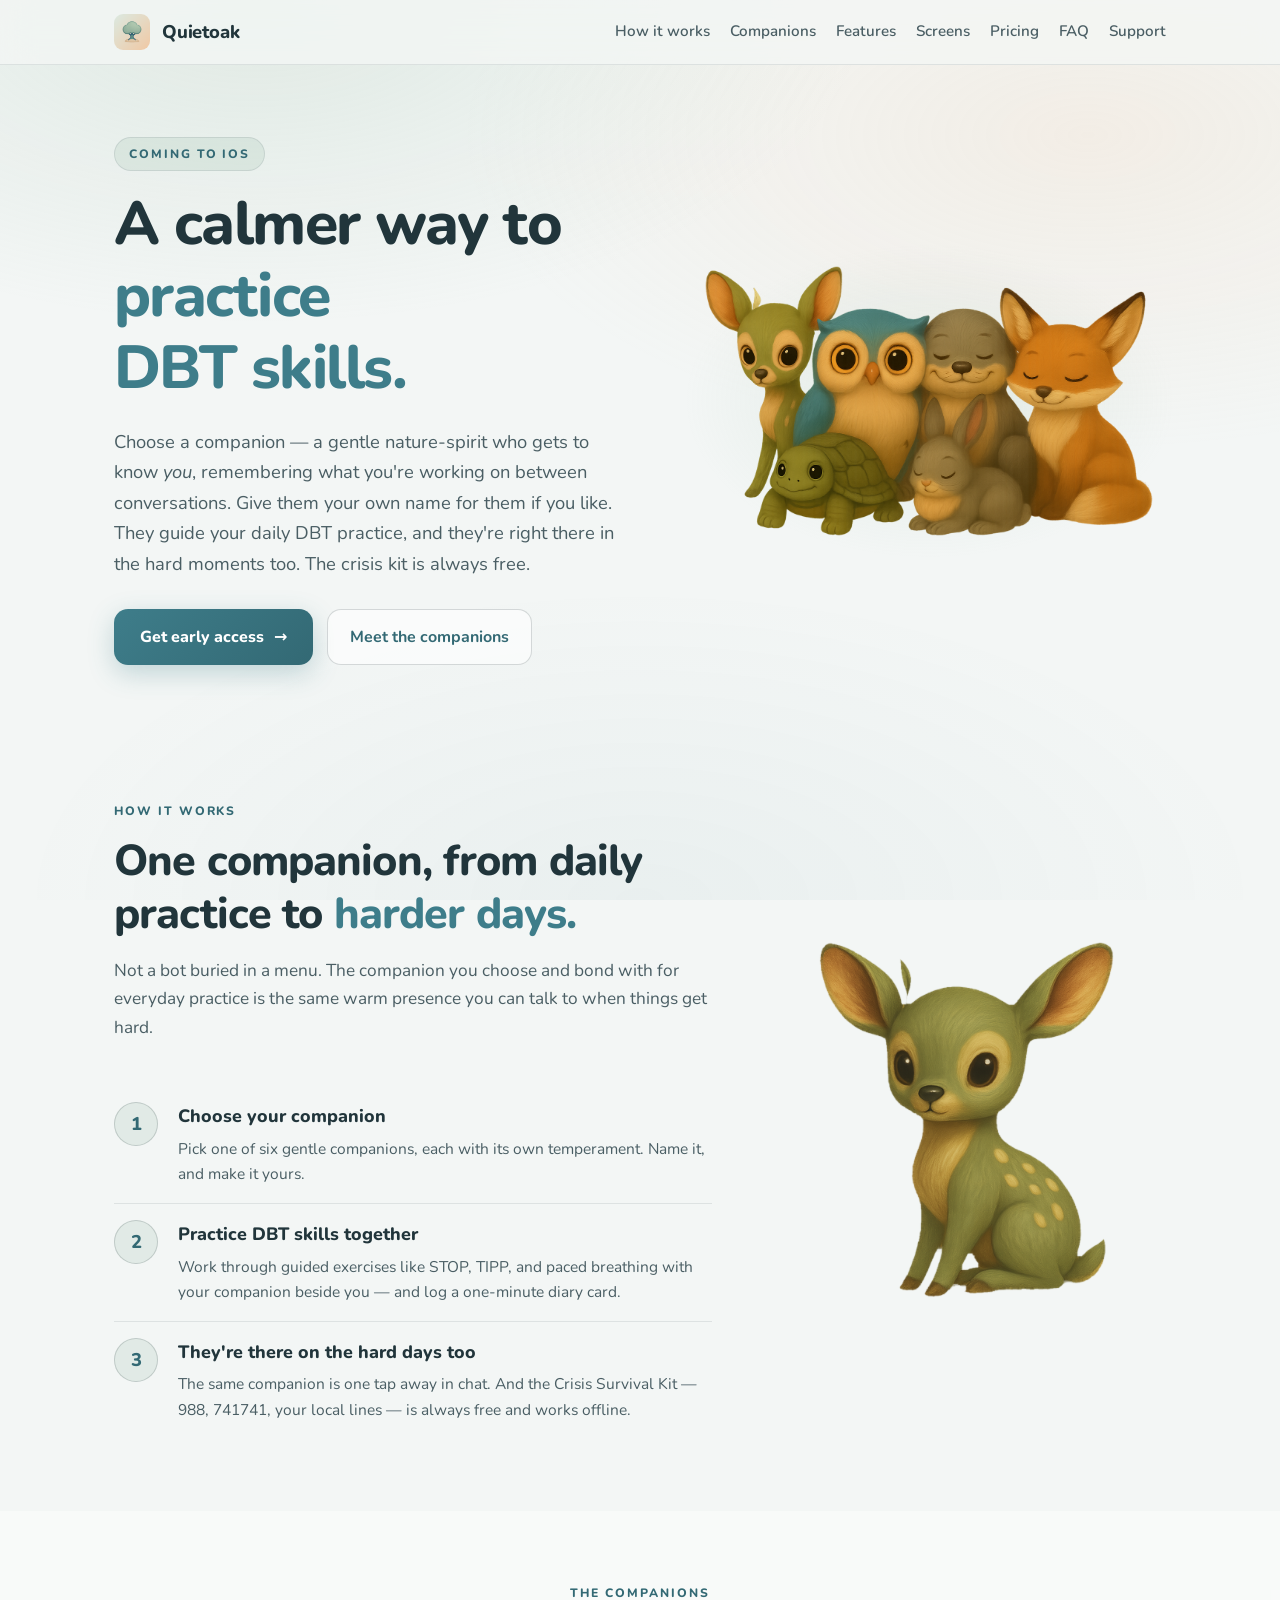
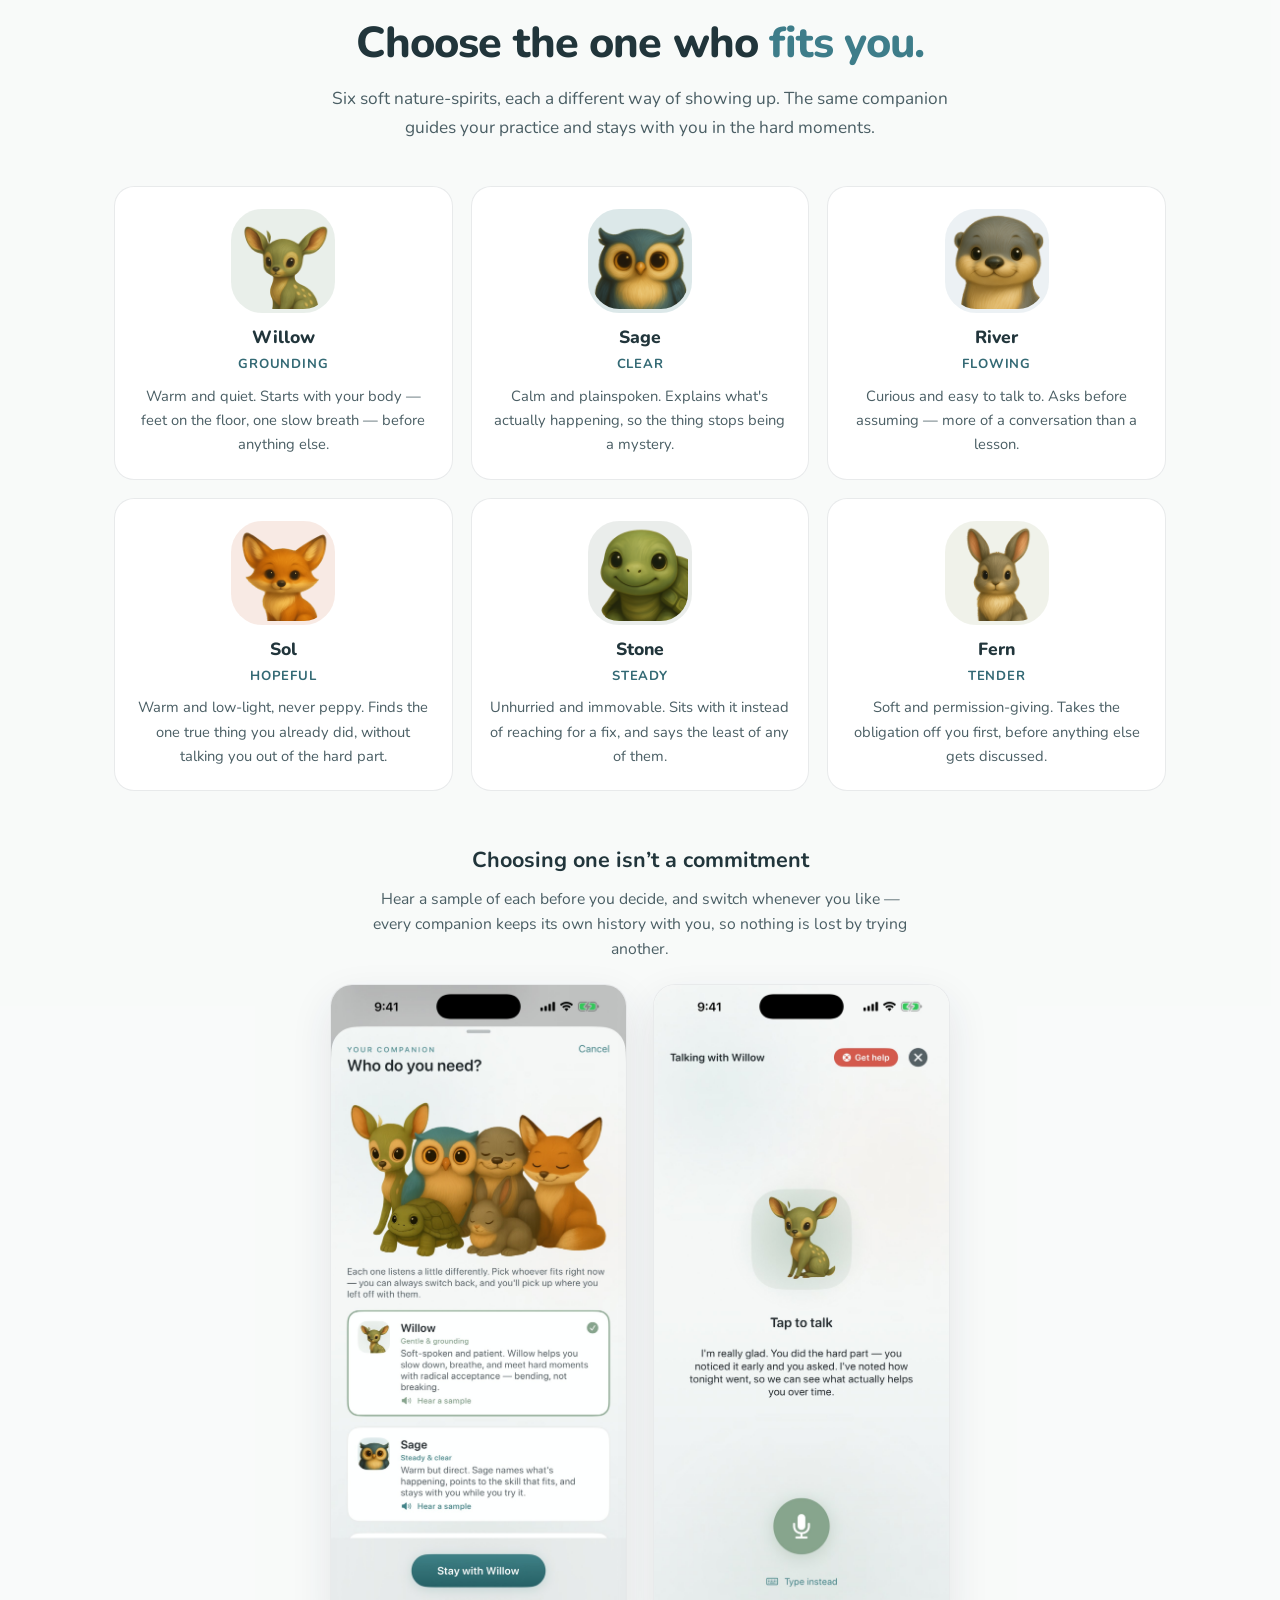
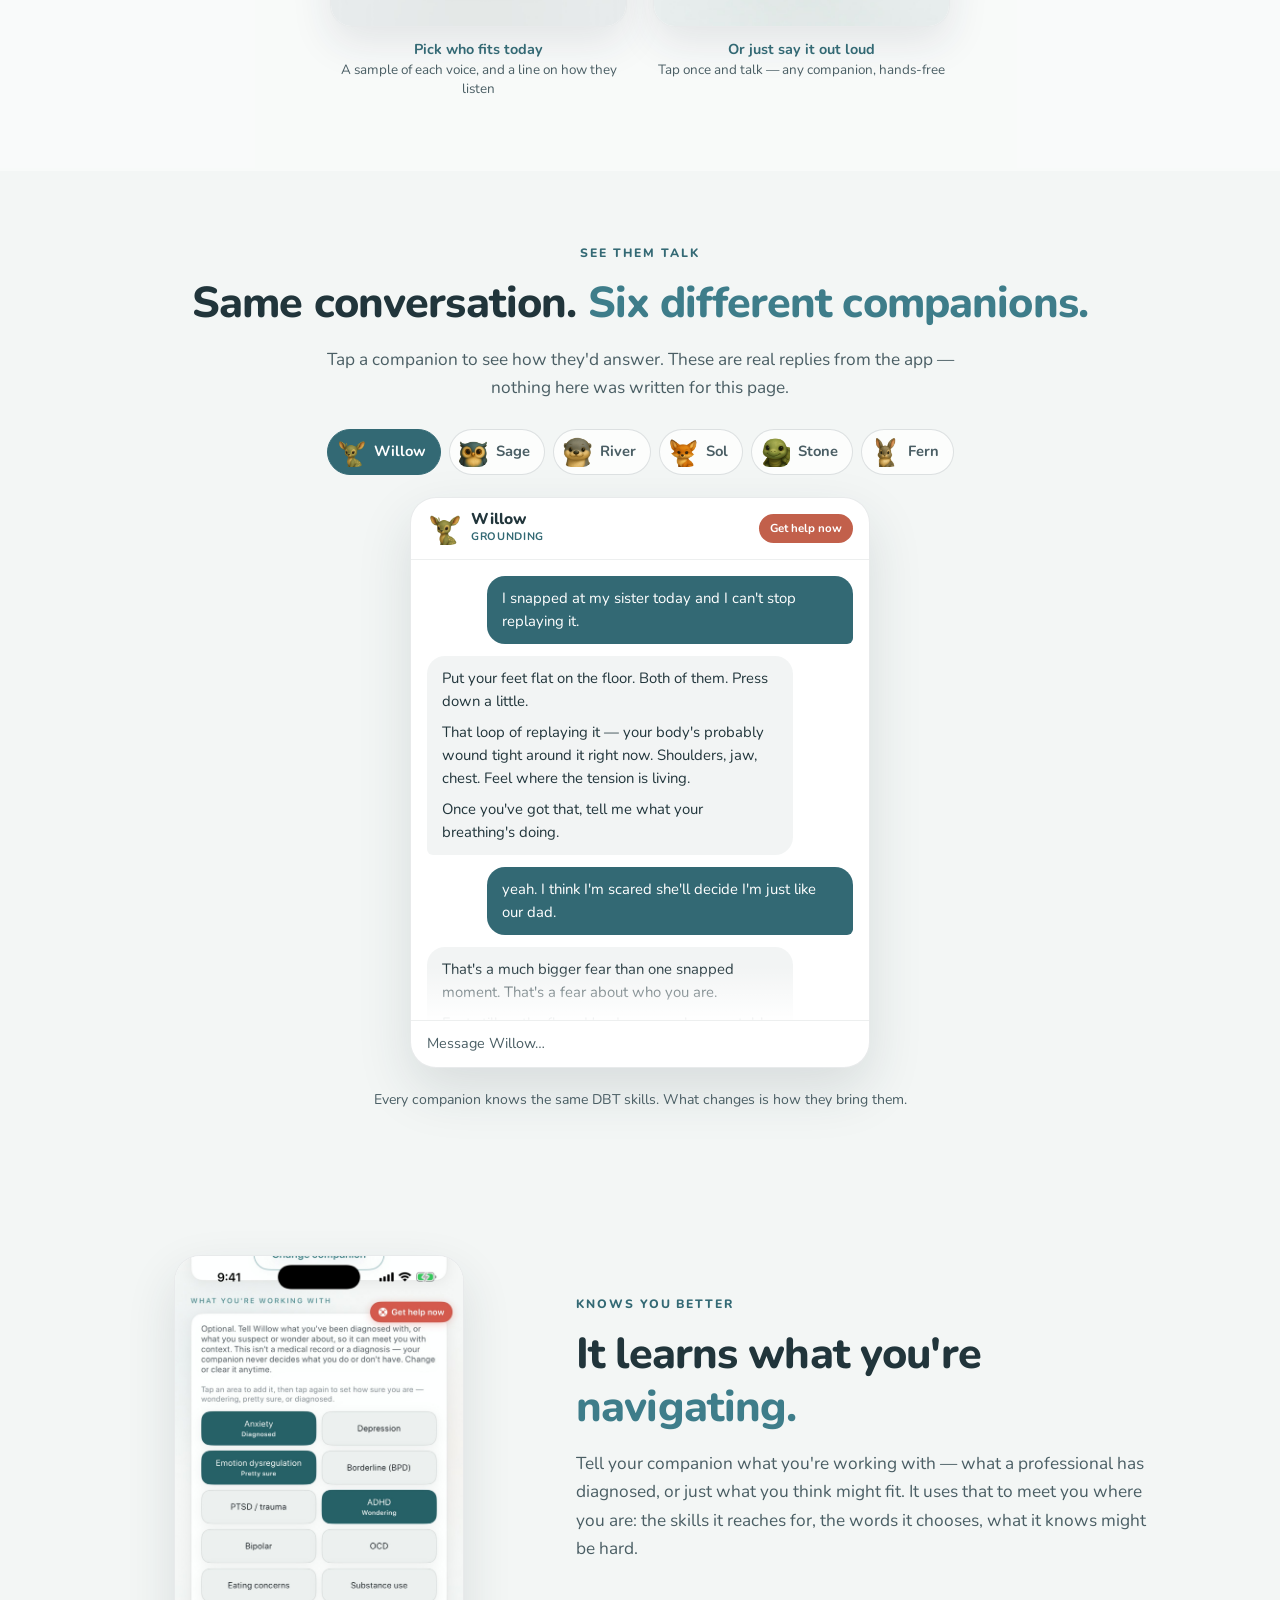
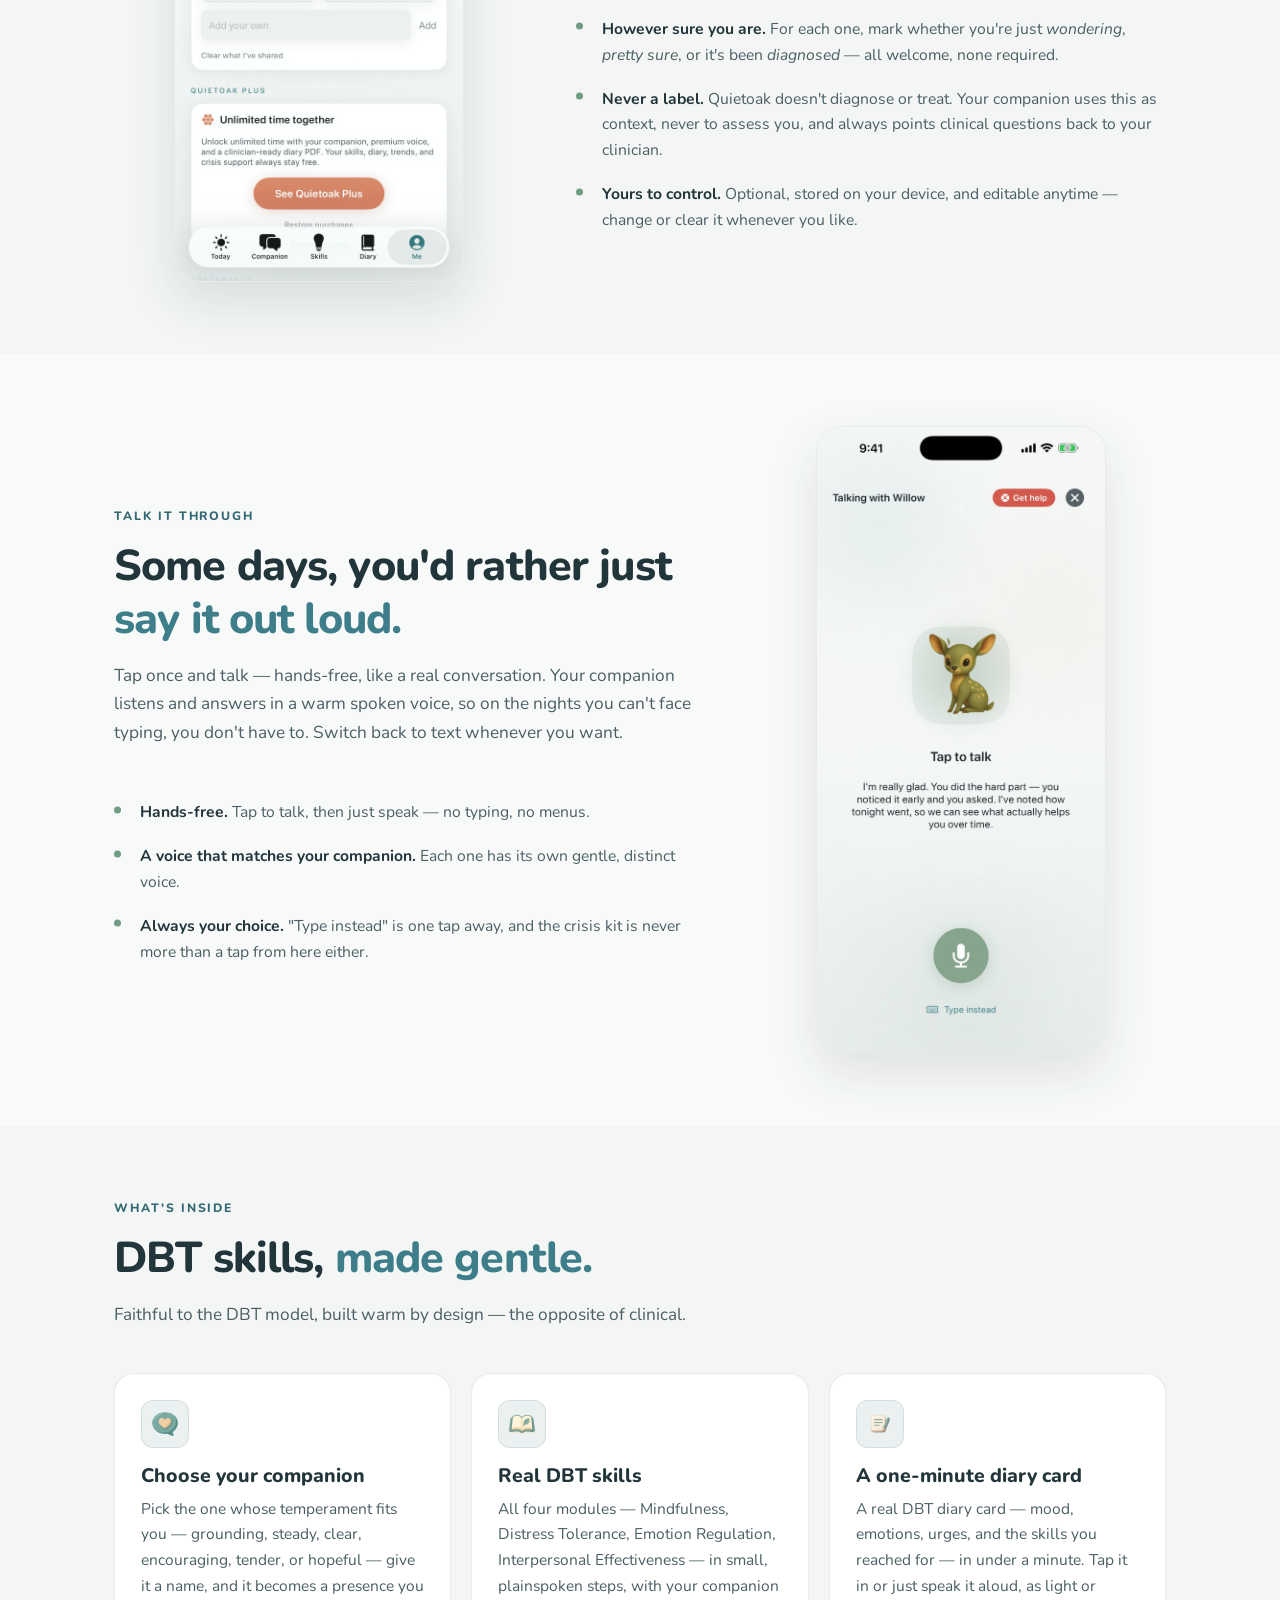
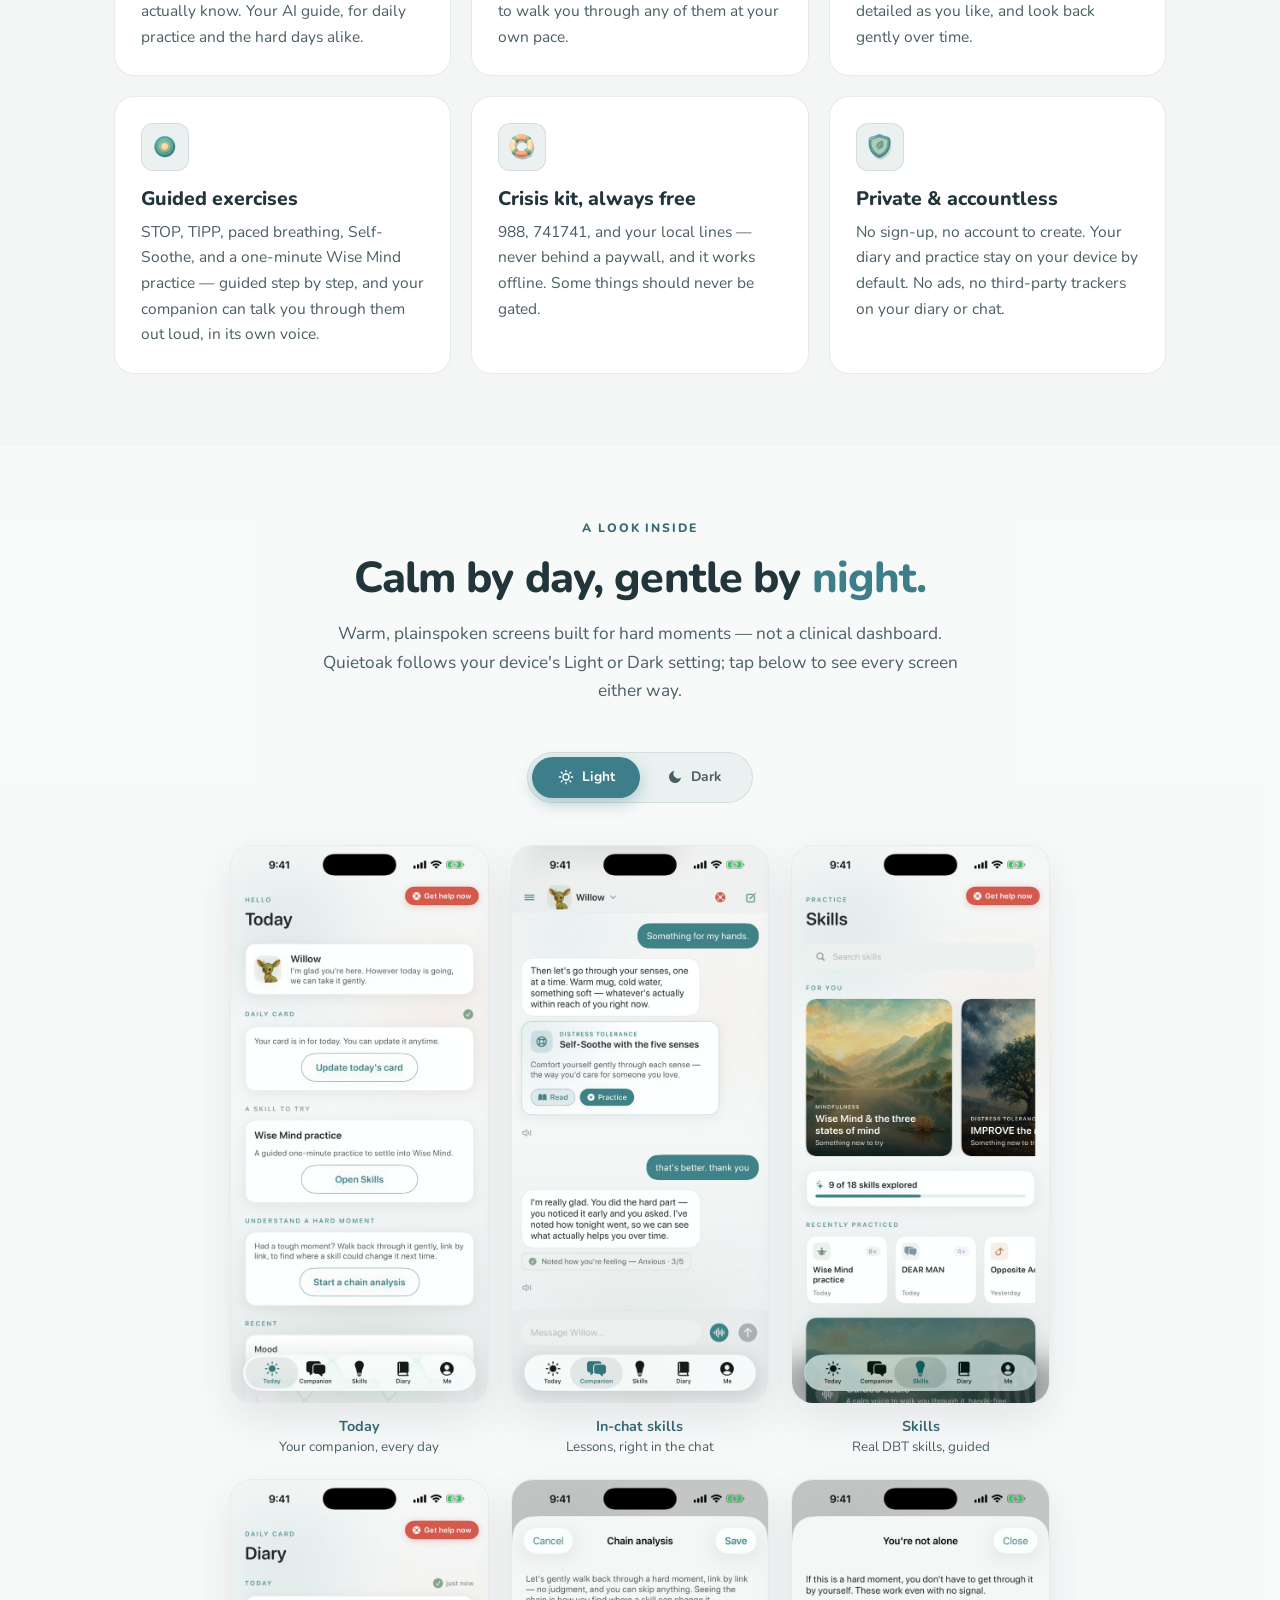
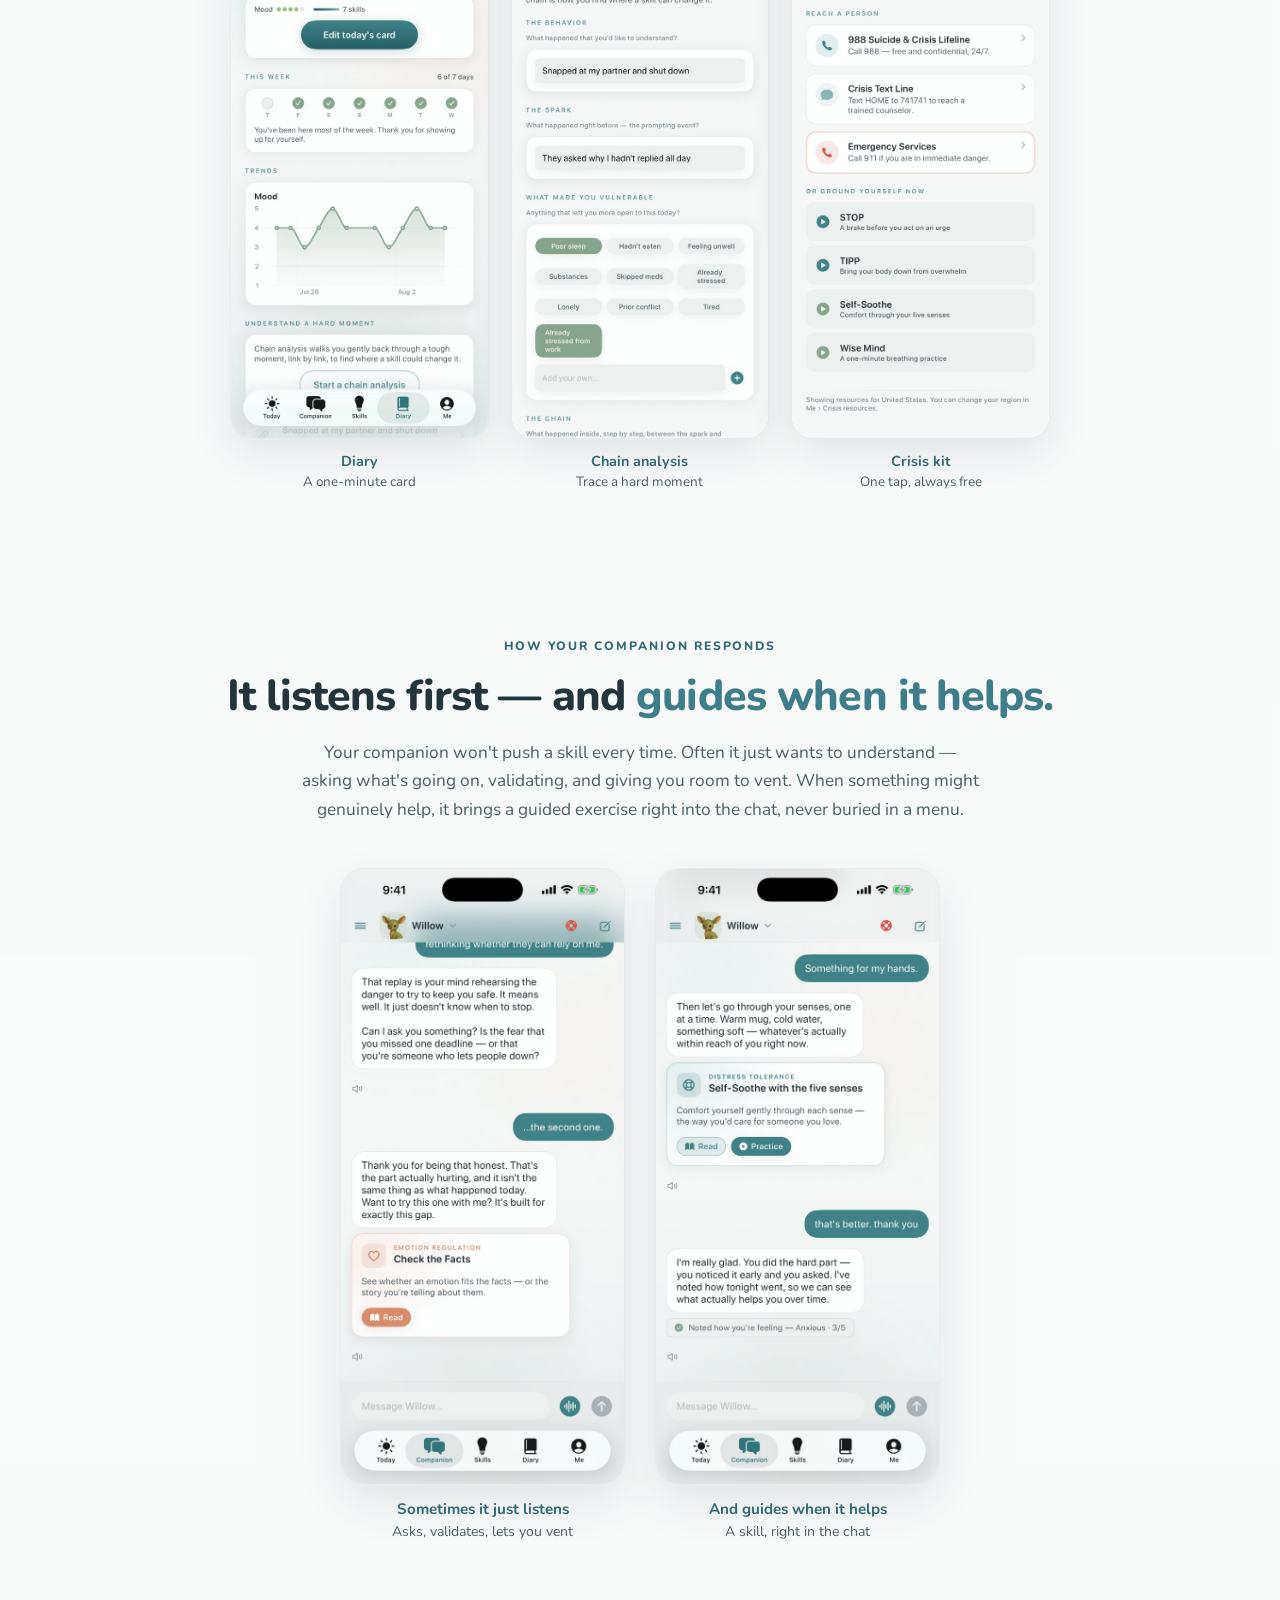
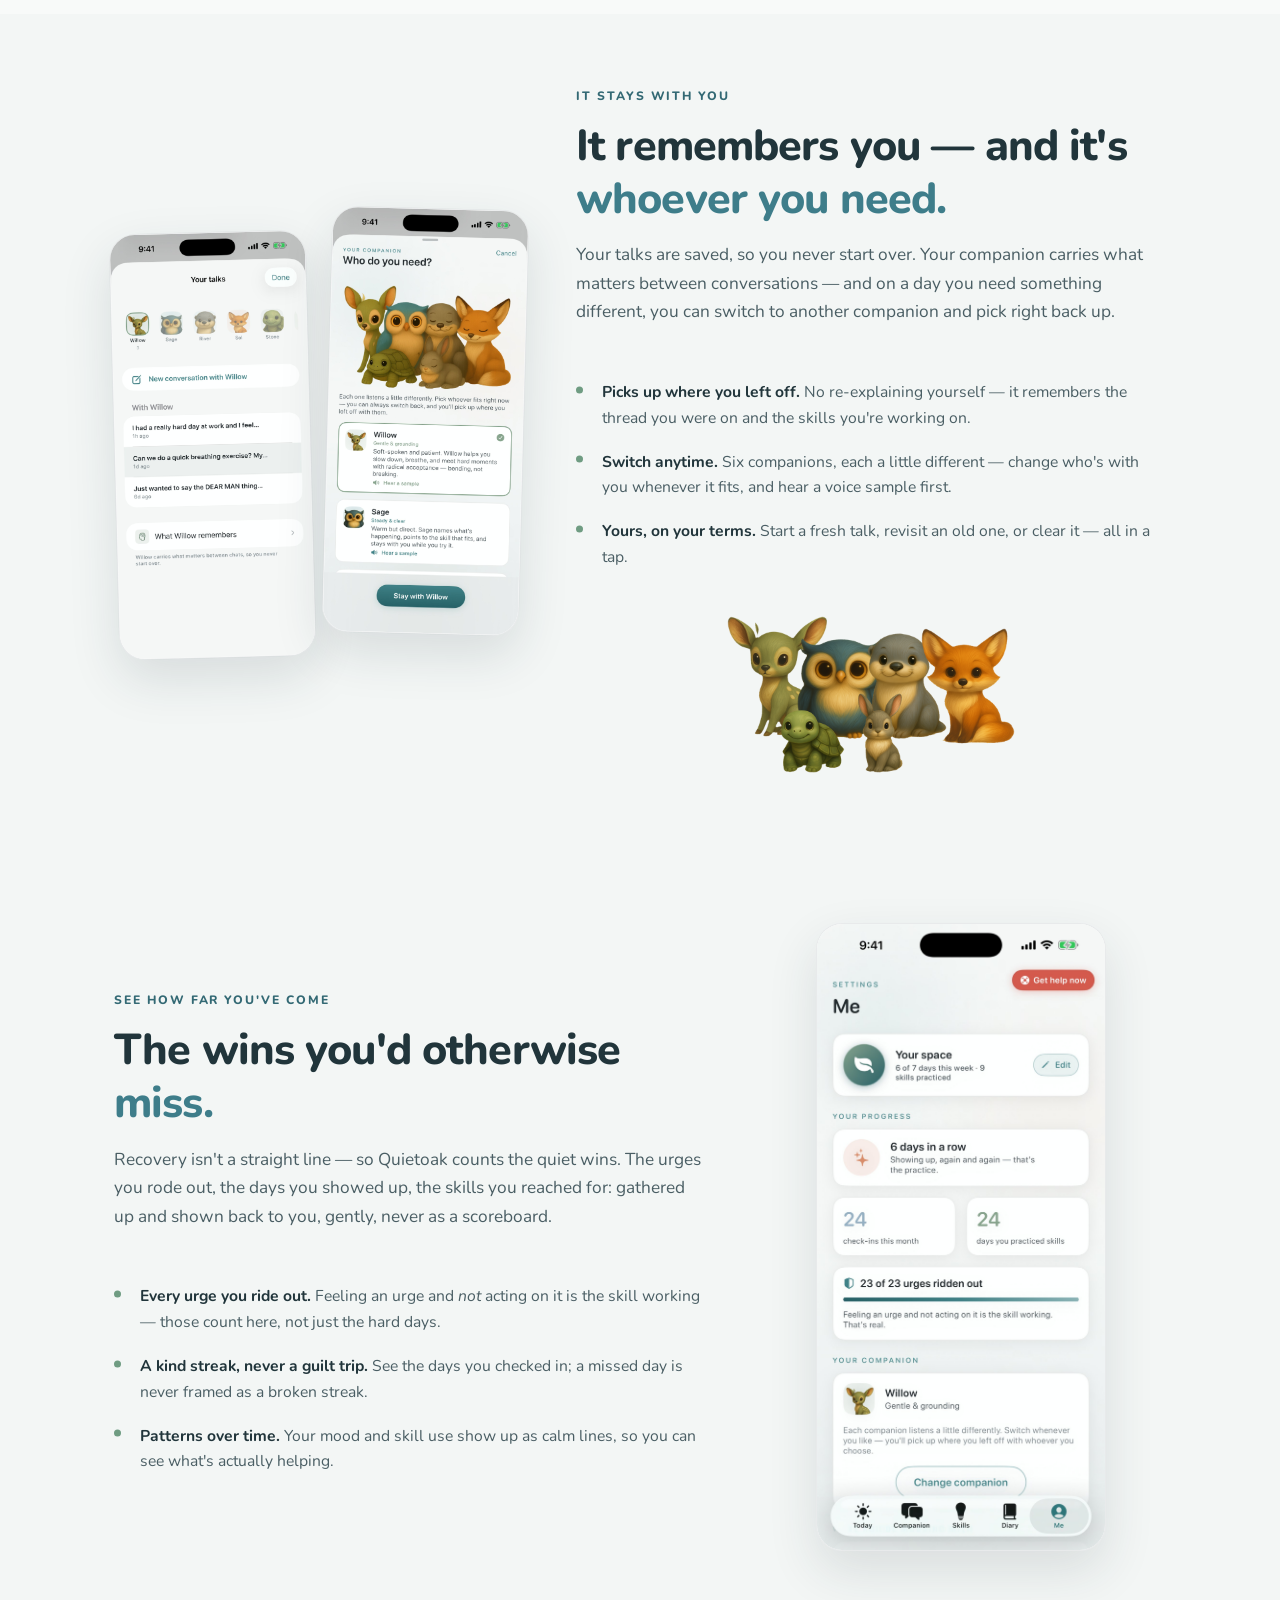
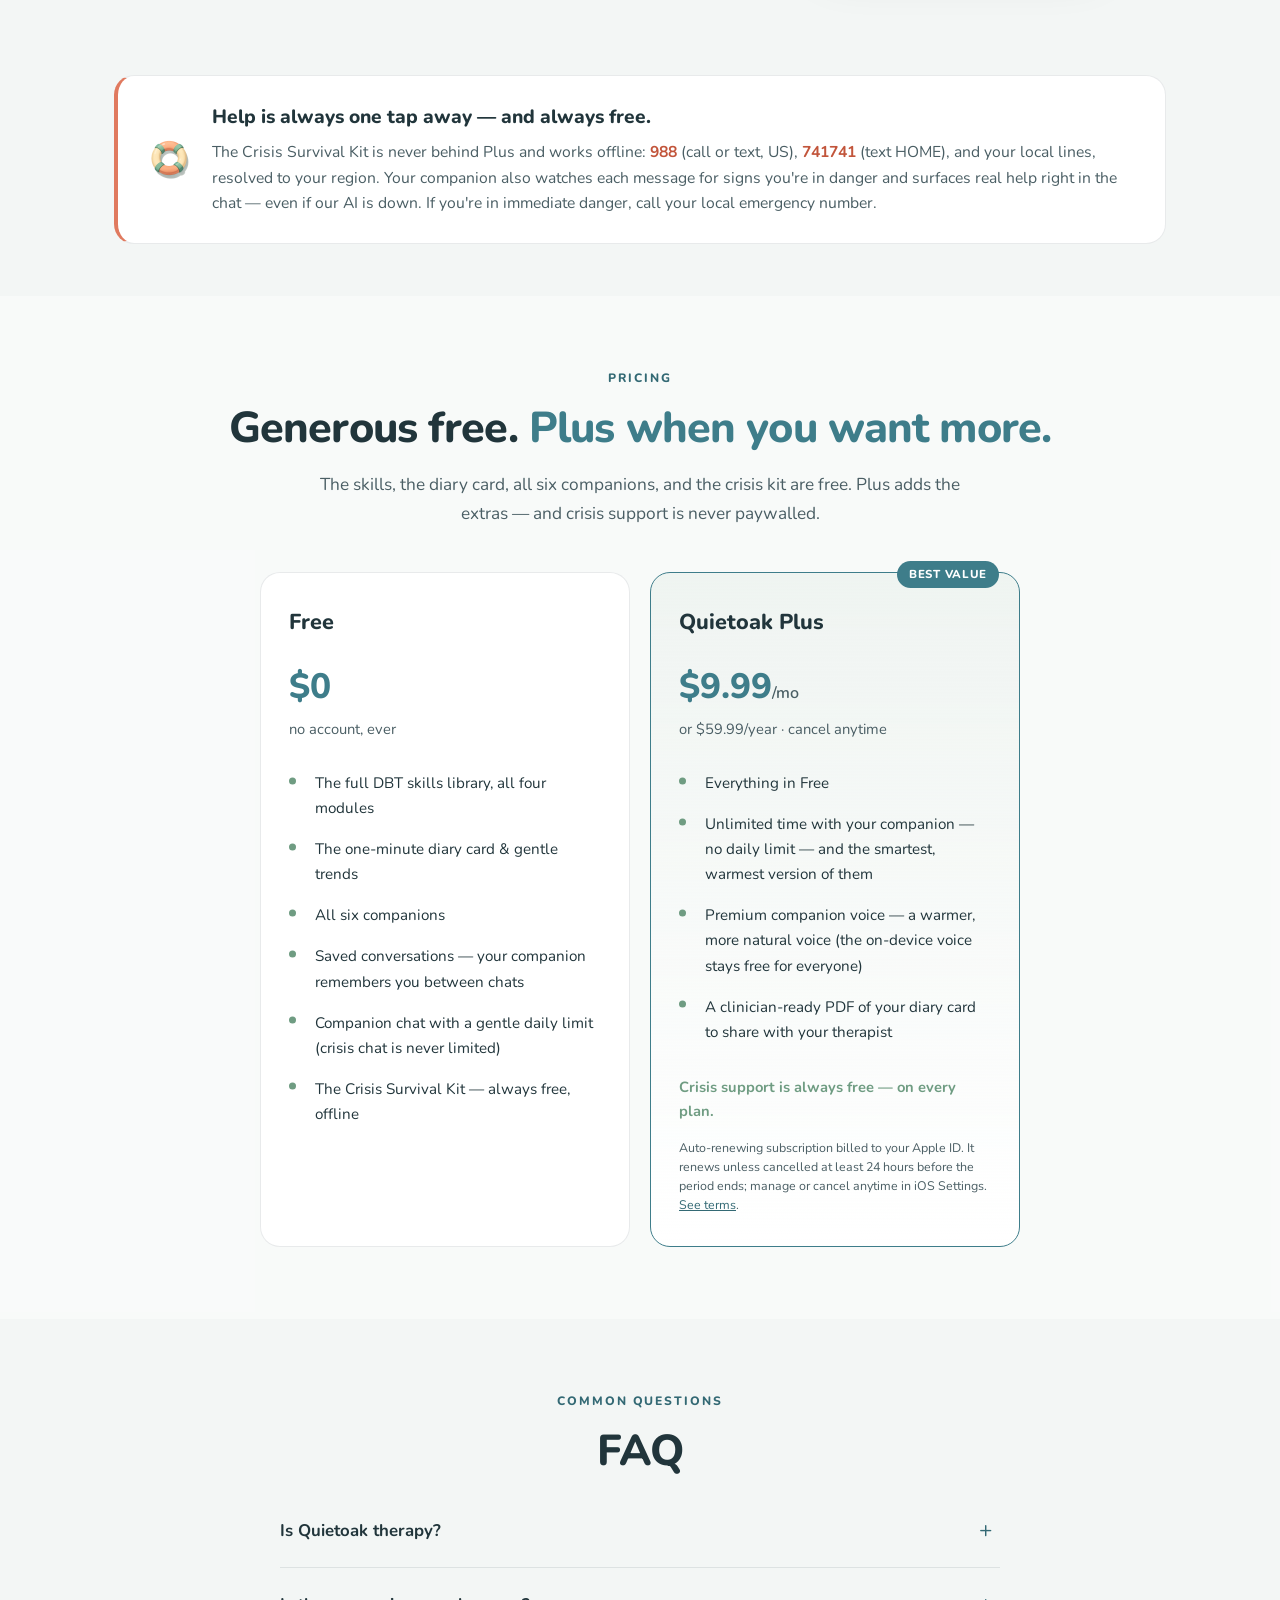
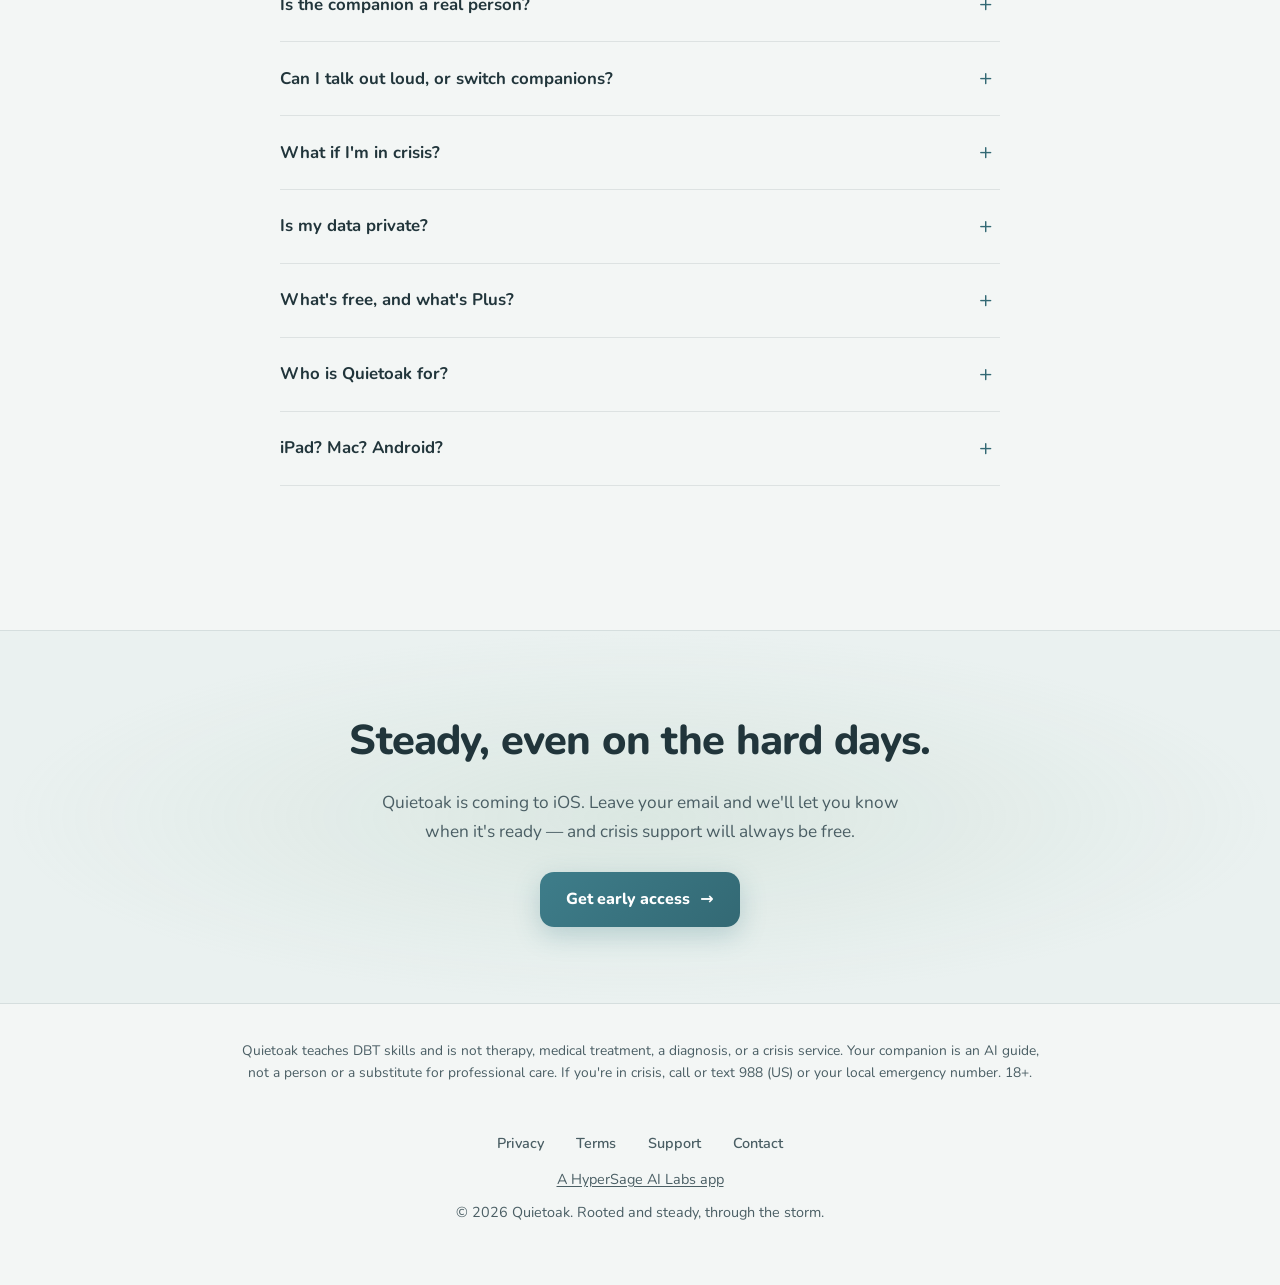
<file: index.html>
<!DOCTYPE html>
<html lang="en">
<head>
  <meta charset="UTF-8">
  <meta name="viewport" content="width=device-width, initial-scale=1.0">
  <!-- Quietoak's marketing site is an intentional light, calm-daytime design.
       Declare it so a dark-mode OS/browser renders it as designed instead of
       auto-inverting it (which turned the calm background near-black and made
       the phone mockups' edges + form controls look broken). -->
  <meta name="color-scheme" content="light">
  <meta name="theme-color" content="#F3F6F5">
  <title>Quietoak — A calmer way to practice DBT skills.</title>
  <meta name="description" content="An iOS app for practicing DBT skills with a warm companion you choose — real DBT skills, a one-minute diary card, and a crisis kit that's always free.">
  <meta name="robots" content="index, follow">
  <link rel="canonical" href="https://drvanus.github.io/quietoak-site/">

  <meta property="og:type" content="website">
  <meta property="og:title" content="Quietoak — A calmer way to practice DBT skills.">
  <meta property="og:description" content="Practice DBT skills with a warm companion you choose — and who's there in the hard moments too. Crisis support is always free.">
  <meta property="og:url" content="https://drvanus.github.io/quietoak-site/">
  <meta property="og:site_name" content="Quietoak">
  <meta property="og:image" content="https://drvanus.github.io/quietoak-site/og-image.png?v=20260804e">
  <meta property="og:image:width" content="1200">
  <meta property="og:image:height" content="630">
  <meta property="og:image:alt" content="Quietoak — a calmer way to practice DBT skills">
  <meta name="twitter:card" content="summary_large_image">
  <meta name="twitter:title" content="Quietoak — A calmer way to practice DBT skills.">
  <meta name="twitter:description" content="Practice DBT skills with a warm companion you choose. The crisis kit is always free.">
  <meta name="twitter:image" content="https://drvanus.github.io/quietoak-site/og-image.png?v=20260804e">
  <meta name="twitter:image:alt" content="Quietoak — a calmer way to practice DBT skills">

  <link rel="icon" type="image/png" href="quietoak-icon.png?v=20260804e">
  <link rel="apple-touch-icon" href="quietoak-icon.png?v=20260804e">

  <link rel="preconnect" href="https://fonts.googleapis.com">
  <link rel="preconnect" href="https://fonts.gstatic.com" crossorigin>
  <link href="https://fonts.googleapis.com/css2?family=Nunito:ital,wght@0,400;0,500;0,600;0,700;0,800;1,600&display=swap" rel="stylesheet">

  <style>
    *, *::before, *::after { margin: 0; padding: 0; box-sizing: border-box; }

    :root {
      --bg: #F3F6F5;          /* mist */
      --surface: #FFFFFF;
      --card: #FFFFFF;
      --card-soft: #EAF1F0;   /* cardSoft */
      --fg: #21353B;          /* seaDeep ink */
      --muted-fg: #4A5E64;    /* muted ink (AA on light) */
      --tertiary-fg: #7C8A8E;
      --primary: #3E7D8A;     /* sea */
      --primary-dark: #336974;/* seaPressed */
      --sage: #9DBFA8;
      --sage-deep: #6F9C82;
      --sand: #E9B384;        /* warm accent */
      --apricot: #F1C9A5;
      --crisis: #E07A5F;      /* coralCalm — crisis affordance only */
      --crisis-text: #C2553B;
      --border: rgba(33,53,59,0.10);
      --border-strong: rgba(33,53,59,0.18);
      --primary-glow: rgba(62,125,138,0.12);
      --sage-glow: rgba(157,191,168,0.20);
      /* Per-companion accent discs — the exact in-app accent colours (light mode)
         at 0.18 opacity, mirroring the in-app avatar disc so each companion reads
         in its own colour on the site as in the app. */
      --c-willow: rgba(135,164,141,0.18); /* sage  */
      --c-sage:   rgba(63,130,135,0.18);  /* tide  */
      --c-river:  rgba(150,177,196,0.18); /* sky   */
      --c-sol:    rgba(217,141,107,0.18); /* clay  */
      --c-stone:  rgba(140,155,142,0.18); /* stone */
      --c-fern:   rgba(169,182,140,0.18); /* fern  */
      --radius: 0.875rem;
      --radius-lg: 1.25rem;
    }

    html { scroll-behavior: smooth; color-scheme: only light; background: var(--bg); }

    body {
      font-family: 'Nunito', ui-rounded, 'SF Pro Rounded', -apple-system, BlinkMacSystemFont, 'Segoe UI', system-ui, sans-serif;
      background: var(--bg);
      color: var(--fg);
      line-height: 1.65;
      -webkit-font-smoothing: antialiased;
      -moz-osx-font-smoothing: grayscale;
    }

    /* Calm daytime atmosphere — soft, low-contrast wash of mist -> cardSoft ->
       faint sage. Pure CSS; should barely register, never raise the eye. */
    body::before {
      content: '';
      position: fixed; inset: 0;
      background:
        radial-gradient(ellipse 80% 60% at 20% 0%, rgba(157,191,168,0.22), transparent 60%),
        radial-gradient(ellipse 70% 50% at 85% 15%, rgba(241,201,165,0.18), transparent 70%),
        radial-gradient(ellipse 70% 50% at 50% 100%, rgba(62,125,138,0.05), transparent 70%);
      pointer-events: none;
      z-index: 0;
    }

    a { color: var(--primary-dark); text-decoration: none; transition: color .2s; }
    a:hover { color: var(--primary); }

    .container { max-width: 1100px; margin: 0 auto; padding: 0 24px; position: relative; z-index: 1; }

    /* ===== NAV ===== */
    nav.site {
      position: sticky; top: 0; z-index: 50;
      background: rgba(243,246,245,0.82);
      backdrop-filter: saturate(160%) blur(16px);
      -webkit-backdrop-filter: saturate(160%) blur(16px);
      border-bottom: 1px solid var(--border);
    }
    nav.site .container {
      display: flex; align-items: center; justify-content: space-between;
      padding-top: 14px; padding-bottom: 14px;
    }
    nav.site .brand {
      display: flex; align-items: center; gap: 12px;
      font-weight: 800; color: var(--fg); font-size: 1.15rem;
      letter-spacing: -0.01em;
    }
    nav.site .brand img { width: 36px; height: 36px; border-radius: 9px; }
    nav.site .links { display: flex; gap: 20px; font-size: 0.95rem; flex-wrap: nowrap; white-space: nowrap; }
    nav.site .links a { color: var(--muted-fg); font-weight: 600; }
    nav.site .links a:hover { color: var(--primary); }

    /* Mobile menu (no JS): a <details> hamburger that never collides with the brand. */
    .mobile-menu { display: none; position: relative; }
    .mobile-menu > summary {
      list-style: none; cursor: pointer; padding: 6px 10px;
      border: 1px solid var(--border); border-radius: 10px;
      color: var(--primary-dark); font-weight: 800; font-size: 1.1rem; line-height: 1.3;
    }
    .mobile-menu > summary::-webkit-details-marker { display: none; }
    .mobile-menu[open] > summary { background: var(--card-soft); }
    .mobile-links {
      position: absolute; right: 0; top: calc(100% + 8px); z-index: 60;
      display: flex; flex-direction: column; gap: 2px; min-width: 190px;
      background: var(--surface); border: 1px solid var(--border);
      border-radius: 14px; padding: 8px; box-shadow: 0 16px 40px rgba(33,53,59,0.12);
    }
    .mobile-links a { color: var(--fg); font-weight: 600; padding: 10px 12px; border-radius: 8px; }
    .mobile-links a:hover { background: var(--card-soft); color: var(--primary-dark); }
    @media (max-width: 800px) {
      nav.site .links { display: none; }
      .mobile-menu { display: block; }
    }

    /* ===== HERO ===== */
    section.hero { padding: 72px 0 64px; position: relative; }
    .hero-layout {
      display: grid; grid-template-columns: 1.05fr 0.95fr;
      gap: 56px; align-items: center;
    }
    @media (max-width: 880px) {
      .hero-layout { grid-template-columns: 1fr; gap: 36px; text-align: center; }
    }
    .eyebrow {
      display: inline-block;
      font-size: 0.76rem; font-weight: 800;
      letter-spacing: 0.16em; color: var(--primary-dark);
      text-transform: uppercase;
      margin-bottom: 18px; padding: 6px 14px;
      background: var(--sage-glow);
      border: 1px solid var(--border); border-radius: 999px;
    }
    .hero-text h1 {
      font-weight: 800;
      font-size: clamp(2.3rem, 5.4vw, 3.8rem);
      line-height: 1.18; letter-spacing: -0.025em; padding-bottom: 0.08em;
      margin-bottom: 18px;
    }
    .hero-text h1 .soft { color: var(--primary); }
    .hero-text .lede {
      font-size: 1.15rem; color: var(--muted-fg);
      max-width: 540px; margin-bottom: 30px;
    }
    @media (max-width: 880px) { .hero-text .lede { margin-left: auto; margin-right: auto; } }
    .hero-buttons { display: flex; gap: 14px; flex-wrap: wrap; }
    @media (max-width: 880px) { .hero-buttons { justify-content: center; } }

    .btn-warm {
      display: inline-flex; align-items: center; gap: 10px;
      padding: 14px 26px;
      background: linear-gradient(135deg, var(--primary), var(--primary-dark));
      color: #fff; font-weight: 800; font-size: 1rem;
      border-radius: var(--radius);
      transition: transform .15s, box-shadow .15s;
      box-shadow: 0 8px 26px rgba(62,125,138,0.28);
    }
    .btn-warm:hover { transform: translateY(-2px); box-shadow: 0 12px 34px rgba(62,125,138,0.38); color: #fff; }
    .btn-outline {
      display: inline-flex; align-items: center; gap: 10px;
      padding: 14px 22px; color: var(--primary-dark);
      background: rgba(255,255,255,0.6);
      border: 1px solid var(--border-strong); border-radius: var(--radius);
      font-weight: 700; font-size: 1rem;
      transition: background .2s, border-color .2s;
    }
    .btn-outline:hover { background: #fff; border-color: var(--primary); color: var(--primary); }

    .continuity-art { display: block; width: 100%; max-width: 300px; height: auto; margin: 30px auto 0; }
    @media (max-width: 860px) { .continuity-art { max-width: 240px; margin-top: 24px; } }
    .hero-image { position: relative; }
    .hero-image img {
      /* height:auto is load-bearing: the tag carries width/height attributes
         (for aspect-ratio/CLS), and with only the width overridden in CSS the
         height="761" attribute kept applying — a 327x761 letterbox on phones,
         with the painting floating between two empty bands. */
      width: 100%; max-width: 460px; height: auto; display: block; margin: 0 auto;
    }
    .hero-image::after {
      content: ''; position: absolute; inset: -30px;
      background: radial-gradient(ellipse at center, var(--sage-glow), transparent 65%);
      pointer-events: none; z-index: -1;
    }
    /* On phones the -30px glow bleed pushed the page ~6px past the viewport
       (horizontal scroll). Pull it in so the page can't drift sideways. */
    @media (max-width: 880px) { .hero-image::after { inset: 0; } }

    /* ===== SECTION ===== */
    section { position: relative; }
    .section-block { padding: 72px 0; }
    .section-block.tight { padding: 52px 0; }
    .section-eyebrow { font-size: 0.76rem; font-weight: 800; letter-spacing: 0.16em; text-transform: uppercase; color: var(--primary-dark); margin-bottom: 14px; }
    .section-block h2 {
      font-weight: 800; font-size: clamp(1.9rem, 4vw, 2.7rem);
      line-height: 1.22; letter-spacing: -0.02em; margin-bottom: 16px;
    }
    .section-block h2 em { font-style: normal; color: var(--primary); }
    .section-block .lede { color: var(--muted-fg); font-size: 1.08rem; max-width: 640px; margin-bottom: 44px; }

    /* ===== HOW ===== */
    .how-grid { display: grid; grid-template-columns: 1.2fr 0.8fr; gap: 56px; align-items: center; }
    @media (max-width: 880px) { .how-grid { grid-template-columns: 1fr; gap: 36px; } }
    .how-image { width: 100%; max-width: 420px; display: block; margin: 0 auto; object-fit: contain; }
    .how-steps { list-style: none; counter-reset: step; }
    .how-steps li {
      counter-increment: step; padding: 16px 0 16px 64px;
      position: relative; border-bottom: 1px solid var(--border);
    }
    .how-steps li:last-child { border-bottom: none; }
    .how-steps li::before {
      content: counter(step); position: absolute; left: 0; top: 16px;
      width: 44px; height: 44px;
      display: flex; align-items: center; justify-content: center;
      font-weight: 800; font-size: 1.15rem; color: var(--primary-dark);
      background: var(--sage-glow); border: 1px solid var(--border-strong); border-radius: 50%;
    }
    .how-steps h3 { font-weight: 800; font-size: 1.12rem; margin-bottom: 4px; }
    .how-steps p { color: var(--muted-fg); font-size: 0.97rem; }

    /* ===== FEATURES ===== */
    .features-grid { display: grid; grid-template-columns: repeat(auto-fit, minmax(min(100%, 260px), 1fr)); gap: 20px; }
    .feature-card {
      padding: 26px; background: var(--card);
      border: 1px solid var(--border); border-radius: var(--radius-lg);
      transition: transform .2s, border-color .2s, box-shadow .2s;
    }
    .feature-card:hover { transform: translateY(-4px); border-color: var(--border-strong); box-shadow: 0 16px 40px rgba(33,53,59,0.08); }
    .feature-card .icon-box {
      width: 48px; height: 48px; border-radius: 12px;
      display: flex; align-items: center; justify-content: center;
      background: var(--card-soft); border: 1px solid var(--border);
      margin-bottom: 16px; font-size: 1.4rem;
    }
    .feature-card .icon-box img { width: 32px; height: 32px; object-fit: contain; display: block; }
    .feature-card h3 { font-weight: 800; font-size: 1.22rem; line-height: 1.2; margin-bottom: 8px; }
    .feature-card p { color: var(--muted-fg); font-size: 0.97rem; }

    /* ===== SCREENS ===== */
    .screens-grid { display: grid; grid-template-columns: repeat(3, 1fr); gap: 22px; align-items: start; max-width: 820px; margin: 0 auto; }
    @media (max-width: 760px) { .screens-grid { grid-template-columns: repeat(2, 1fr); gap: 16px; } }
    .screen-card { text-align: center; }
    .screen-frame {
      border-radius: 22px; overflow: hidden; border: 1px solid var(--border);
      box-shadow: 0 16px 40px rgba(33,53,59,0.10);
      background: #fff; transition: transform .3s, box-shadow .3s;
    }
    .screen-card:hover .screen-frame { transform: translateY(-6px); box-shadow: 0 24px 56px rgba(33,53,59,0.16); }
    .screen-card img { width: 100%; display: block; }
    .screen-label { margin-top: 12px; font-size: 0.84rem; color: var(--muted-fg); line-height: 1.4; }
    .screen-label strong { display: block; color: var(--primary-dark); font-weight: 700; margin-bottom: 2px; font-size: 0.9rem; }

    /* ===== LIGHT / DARK PREVIEW TOGGLE (screens showcase) ===== */
    #screens { transition: background .45s ease; }
    .theme-toggle { display: inline-flex; position: relative; padding: 4px; margin: 2px auto 42px; background: var(--card-soft); border: 1px solid var(--border); border-radius: 999px; -webkit-tap-highlight-color: transparent; }
    .theme-toggle button { flex: 1 0 auto; min-width: 108px; appearance: none; -webkit-appearance: none; border: 0; background: transparent; cursor: pointer; font: inherit; font-weight: 700; font-size: 0.86rem; color: var(--muted-fg); padding: 9px 18px; border-radius: 999px; display: inline-flex; align-items: center; justify-content: center; gap: 8px; position: relative; z-index: 1; transition: color .25s ease; }
    .theme-toggle button svg { width: 16px; height: 16px; flex: none; }
    .theme-toggle button[aria-pressed="true"] { color: #fff; }
    .theme-toggle button:focus-visible { outline: 2px solid var(--primary); outline-offset: 3px; }
    .theme-toggle .thumb { position: absolute; left: 4px; top: 4px; bottom: 4px; width: calc(50% - 4px); border-radius: 999px; background: var(--primary); box-shadow: 0 6px 16px rgba(62,125,138,0.35); z-index: 0; transition: transform .3s cubic-bezier(.34,1.06,.42,1); }
    .theme-toggle.is-dark .thumb { transform: translateX(100%); }
    .shot-img { transition: opacity .25s ease; }
    /* When Dark is chosen the whole showcase dims, selling the theme */
    #screens.theme-dark { background: #182930 !important; }
    #screens.theme-dark .section-eyebrow { color: #9DBFA8; }
    #screens.theme-dark h2 { color: #F3F6F5; }
    #screens.theme-dark h2 em { color: #7FC4D6; }
    #screens.theme-dark .lede { color: #BCC8CA; }
    #screens.theme-dark .screen-label { color: #9AA8AA; }
    #screens.theme-dark .screen-label strong { color: #C3D6D8; }
    #screens.theme-dark .screen-frame { border-color: rgba(255,255,255,0.10); box-shadow: 0 18px 50px rgba(0,0,0,0.45); }
    #screens.theme-dark .theme-toggle { background: rgba(255,255,255,0.07); border-color: rgba(255,255,255,0.14); }
    #screens.theme-dark .theme-toggle button { color: #AEBEC0; }
    #screens.theme-dark .theme-toggle button[aria-pressed="true"] { color: #fff; }
    #screens.theme-dark .theme-toggle .thumb { background: #2C7A8C; box-shadow: 0 6px 16px rgba(0,0,0,0.45); }
    @media (prefers-reduced-motion: reduce) { .theme-toggle .thumb, #screens, .shot-img { transition: none; } }

    /* ===== SPOTLIGHT ===== */
    .spotlight-grid { display: grid; grid-template-columns: 0.82fr 1.18fr; gap: 52px; align-items: center; }
    @media (max-width: 880px) { .spotlight-grid { grid-template-columns: 1fr; gap: 30px; } }
    .spotlight-phone .screen-frame { max-width: 290px; margin: 0 auto; border-radius: 26px; overflow: hidden; border: 1px solid var(--border); box-shadow: 0 20px 50px rgba(33,53,59,0.12); }
    .spotlight-phone img { width: 100%; display: block; }
    .spotlight-points { list-style: none; margin-top: 22px; }
    .spotlight-points li { position: relative; padding: 9px 0 9px 26px; color: var(--muted-fg); font-size: 0.98rem; }
    .spotlight-points li::before { content: ''; position: absolute; left: 0; top: calc(9px + 0.62em); transform: translateY(-50%); width: 7px; height: 7px; border-radius: 50%; background: var(--sage-deep); }
    /* The original launch illustration, closing the "It stays with you" section.
       Capped well below its 1024px native size — it is a soft, low-contrast piece
       and at full width it competes with the phone screens beside it. */
    .spotlight-points strong { color: var(--fg); }
    /* Phone-on-the-right variant (alternate the rhythm down the page). */
    .spotlight-grid.flip { grid-template-columns: 1.18fr 0.82fr; }
    @media (max-width: 880px) { .spotlight-grid.flip { grid-template-columns: 1fr; } .spotlight-grid.flip .spotlight-phone { order: -1; } }
    /* Two phones side by side inside a spotlight (memory + switch companion). */
    .spotlight-duo { display: flex; gap: 16px; justify-content: center; align-items: center; }
    .spotlight-duo .screen-frame {
      flex: 1 1 0; max-width: 205px; margin: 0; border-radius: 26px; overflow: hidden;
      border: 1px solid var(--border); box-shadow: 0 20px 50px rgba(33,53,59,0.13); background: #fff;
    }
    .spotlight-duo .screen-frame:first-child { transform: translateY(12px) rotate(-1.5deg); }
    .spotlight-duo .screen-frame:last-child { transform: translateY(-12px) rotate(1.5deg); }
    .spotlight-duo img { width: 100%; display: block; }
    @media (max-width: 520px) {
      .spotlight-duo .screen-frame { max-width: 150px; }
      .spotlight-duo .screen-frame:first-child,
      .spotlight-duo .screen-frame:last-child { transform: none; }
    }

    /* ===== RESPONDS (two companion modes) ===== */
    .responds-pair { display: grid; grid-template-columns: repeat(2, 1fr); gap: 30px; max-width: 600px; margin: 0 auto; }
    @media (max-width: 520px) { .responds-pair { grid-template-columns: 1fr; gap: 24px; max-width: 280px; } }
    .responds-card { text-align: center; }
    .responds-card .screen-frame { border-radius: 24px; overflow: hidden; border: 1px solid var(--border); box-shadow: 0 18px 44px rgba(33,53,59,0.10); background: #fff; }
    .responds-card img { width: 100%; display: block; }
    .responds-card .screen-label { margin-top: 14px; font-size: 0.88rem; color: var(--muted-fg); }
    .responds-card .screen-label strong { display: block; color: var(--primary-dark); font-weight: 700; margin-bottom: 2px; font-size: 0.95rem; }

    /* ===== COMPANIONS ===== */

    .pair-intro { max-width: 560px; margin: 52px auto 22px; text-align: center; }
    .pair-intro h3 { font-size: 1.35rem; margin: 0 0 8px; }
    .pair-intro p { color: var(--muted-fg); font-size: 0.98rem; line-height: 1.6; margin: 0; }
    .pair-grid { display: grid; grid-template-columns: repeat(2, 1fr); gap: 26px; max-width: 620px; margin: 0 auto; align-items: start; }
    @media (max-width: 520px) { .pair-grid { grid-template-columns: 1fr; gap: 30px; max-width: 320px; } }

    /* ── One conversation, six companions ─────────────────────────────────
       Real transcripts swapped by the tab strip. Replaced a grid of six
       empty-state screenshots whose only difference was the suggestion chips
       (which are random from one shared pool, NOT per-companion). */
    .cv-tabs { display: flex; flex-wrap: wrap; justify-content: center; gap: 8px; margin: 26px auto 22px; max-width: 700px; }
    .cv-tab { display: flex; align-items: center; gap: 8px; padding: 7px 14px 7px 8px; border-radius: 999px;
      border: 1px solid rgba(33,53,59,0.14); background: rgba(255,255,255,0.72); cursor: pointer;
      font: inherit; font-size: 0.92rem; font-weight: 700; color: var(--muted-fg); transition: all .18s ease; }
    .cv-tab img { width: 30px; height: 30px; border-radius: 30%; object-fit: contain; }
    .cv-tab:hover { border-color: rgba(33,53,59,0.28); color: var(--fg); }
    .cv-tab.is-on { background: var(--primary-dark); border-color: var(--primary-dark); color: #fff; }
    .cv-phone { max-width: 460px; margin: 0 auto; background: var(--card, #fff); border: 1px solid rgba(33,53,59,0.10);
      border-radius: 26px; overflow: hidden; box-shadow: 0 22px 54px rgba(33,53,59,0.13); }
    .cv-head { display: flex; align-items: center; gap: 10px; padding: 13px 16px; border-bottom: 1px solid rgba(33,53,59,0.08); }
    .cv-head-img { width: 34px; height: 34px; border-radius: 30%; object-fit: contain; }
    .cv-head-name { font-weight: 800; font-size: 0.98rem; line-height: 1.1; }
    .cv-head-role { font-size: 0.68rem; font-weight: 700; letter-spacing: 0.06em; text-transform: uppercase; color: var(--primary-dark); }
    .cv-help { margin-left: auto; font-size: 0.72rem; font-weight: 700; color: #fff; background: #C2604B;
      padding: 5px 11px; border-radius: 999px; white-space: nowrap; }
    /* The transcript is a real one, so it is longer than the panel. Wrap it so a
       fade can signal there is more — a nested scroller with a hard edge just
       reads as a cut-off screenshot. */
    .cv-scroll { position: relative; }
    .cv-scroll::after { content: ''; position: absolute; left: 0; right: 0; bottom: 0; height: 54px;
      background: linear-gradient(to bottom, rgba(255,255,255,0), rgba(255,255,255,0.96));
      pointer-events: none; border-radius: 0 0 4px 4px; }
    .cv-thread { padding: 16px; max-height: 460px; overflow-y: auto; display: flex; flex-direction: column; gap: 12px;
      scrollbar-width: thin; scroll-behavior: smooth; }
    .cv-msg { max-width: 86%; padding: 11px 15px; border-radius: 18px; font-size: 0.93rem; line-height: 1.55; }
    .cv-msg p { margin: 0 0 8px; } .cv-msg p:last-child { margin: 0; }
    .cv-me { align-self: flex-end; background: var(--primary-dark); color: #fff; border-bottom-right-radius: 6px; }
    .cv-them { align-self: flex-start; background: rgba(33,53,59,0.055); color: var(--fg); border-bottom-left-radius: 6px; }
    .cv-card { align-self: flex-start; max-width: 86%; border: 1px solid rgba(33,53,59,0.14); border-radius: 16px;
      padding: 12px 14px; background: #fff; }
    .cv-card .k { font-size: 0.66rem; font-weight: 800; letter-spacing: 0.07em; text-transform: uppercase; color: var(--primary-dark); }
    .cv-card .t { font-weight: 800; margin: 3px 0 4px; }
    .cv-card .s { font-size: 0.86rem; color: var(--muted-fg); }
    .cv-card ol { margin: 9px 0 0; padding-left: 18px; font-size: 0.84rem; color: var(--muted-fg); }
    .cv-card ol li { margin-bottom: 3px; }
    .cv-composer { padding: 11px 16px; border-top: 1px solid rgba(33,53,59,0.08); color: var(--muted-fg); font-size: 0.9rem; }
    .cv-foot { text-align: center; color: var(--muted-fg); font-size: 0.88rem; margin: 20px auto 0; }
    @media (prefers-reduced-motion: reduce) { .cv-tab { transition: none; } }
    .companions-grid {
      display: grid; grid-template-columns: repeat(3, 1fr); gap: 18px;
    }
    @media (max-width: 760px) { .companions-grid { grid-template-columns: repeat(2, 1fr); } }
    @media (max-width: 460px) { .companions-grid { grid-template-columns: 1fr; } }
    .companion-card {
      text-align: center; padding: 22px 18px;
      background: var(--card); border: 1px solid var(--border);
      border-radius: var(--radius-lg);
      transition: transform .2s, box-shadow .2s;
    }
    .companion-card:hover { transform: translateY(-4px); box-shadow: 0 14px 36px rgba(33,53,59,0.08); }
    /* Companion sits on a soft accent disc — same treatment as the in-app avatar. */
    /* The same squircle tile the app draws (CompanionAvatar.cornerFraction =
       0.30). It was `border-radius: 50%`, and a circle is the wrong container
       for these characters: a fawn, a rabbit and a fox with upright ears do not
       fit a round hole without slicing the ears or shrinking the face, and the
       head crop that worked around it left every companion cut off flat across
       the chest. `compose_site_cards.py` asserts no card's ink reaches this
       corner. Change the radius there and here together. */
    .companion-card img { width: 104px; height: 104px; object-fit: contain; margin: 0 auto 10px; display: block; border-radius: 30%; padding: 4px; }
    .companion-card.willow img { background: var(--c-willow); }
    .companion-card.sage   img { background: var(--c-sage); }
    .companion-card.river  img { background: var(--c-river); }
    .companion-card.sol    img { background: var(--c-sol); }
    .companion-card.stone  img { background: var(--c-stone); }
    .companion-card.fern   img { background: var(--c-fern); }
    .companion-card .name { font-weight: 800; font-size: 1.1rem; }
    .companion-card .role { color: var(--primary-dark); font-size: 0.82rem; font-weight: 700; margin: 2px 0 8px; text-transform: uppercase; letter-spacing: 0.06em; }
    .companion-card p { color: var(--muted-fg); font-size: 0.92rem; }

    /* ===== CRISIS BAND ===== */
    .crisis-band {
      display: flex; gap: 18px; align-items: center;
      background: var(--surface); border: 1px solid var(--border);
      border-left: 4px solid var(--crisis);
      border-radius: var(--radius-lg); padding: 26px 28px;
    }
    @media (max-width: 640px) { .crisis-band { flex-direction: column; text-align: center; } }
    .crisis-band .glyph { font-size: 2rem; flex: 0 0 auto; }
    .crisis-band .glyph img { width: 48px; height: 48px; object-fit: contain; display: block; }
    .crisis-band h3 { font-weight: 800; font-size: 1.2rem; margin-bottom: 6px; }
    .crisis-band p { color: var(--muted-fg); font-size: 0.98rem; }
    .crisis-band strong { color: var(--crisis-text); }

    /* ===== PLANS ===== */
    .plans { display: grid; grid-template-columns: repeat(2, 1fr); gap: 20px; max-width: 760px; margin: 0 auto; align-items: stretch; }
    @media (max-width: 700px) { .plans { grid-template-columns: 1fr; } }
    .plan { padding: 32px 28px; background: var(--card); border: 1px solid var(--border); border-radius: var(--radius-lg); position: relative; display: flex; flex-direction: column; }
    .plan.featured { border-color: var(--primary); background: linear-gradient(180deg, rgba(157,191,168,0.10), var(--card)); }
    .plan.featured::before {
      content: 'Best value'; position: absolute; top: -12px; right: 20px;
      padding: 4px 12px; background: var(--primary); color: #fff;
      font-size: 0.72rem; font-weight: 800; letter-spacing: 0.06em;
      border-radius: 999px; text-transform: uppercase;
    }
    .plan h3 { font-weight: 800; font-size: 1.35rem; margin-bottom: 4px; }
    .plan .price { font-weight: 800; font-size: 2.2rem; color: var(--primary); margin: 12px 0 2px; }
    .plan .period { color: var(--muted-fg); font-size: 0.92rem; margin-bottom: 22px; }
    .plan ul { list-style: none; margin-bottom: 6px; }
    .plan li { padding: 8px 0 8px 26px; font-size: 0.95rem; position: relative; color: var(--fg); }
    .plan li::before { content: ''; position: absolute; left: 0; top: calc(8px + 0.62em); transform: translateY(-50%); width: 7px; height: 7px; border-radius: 50%; background: var(--sage-deep); }
    .plan li.muted { color: var(--muted-fg); }
    .plan li.muted::before { background: var(--tertiary-fg); }
    .plan .plan-note { margin-top: 16px; font-size: 0.92rem; font-weight: 700; color: var(--sage-deep); }
    .plan .plan-fine { margin-top: auto; padding-top: 16px; font-size: 0.78rem; line-height: 1.5; color: var(--muted-fg); }
    .plan .plan-fine a { color: var(--primary-dark); text-decoration: underline; }

    /* ===== FAQ ===== */
    .faq-list { max-width: 720px; margin: 0 auto; }
    details.faq { padding: 18px 0; border-bottom: 1px solid var(--border); }
    details.faq summary {
      font-weight: 700; font-size: 1.05rem; cursor: pointer; list-style: none;
      display: flex; justify-content: space-between; align-items: center;
      padding-right: 8px; color: var(--fg);
    }
    details.faq summary::-webkit-details-marker { display: none; }
    details.faq summary::after { content: '+'; color: var(--primary-dark); font-weight: 400; font-size: 1.4rem; transition: transform .2s; }
    details.faq[open] summary::after { transform: rotate(45deg); }
    details.faq p { margin-top: 12px; color: var(--muted-fg); font-size: 0.98rem; line-height: 1.7; }

    /* ===== CTA ===== */
    .cta-strip {
      text-align: center; padding: 76px 24px;
      background: radial-gradient(ellipse at center, var(--sage-glow), transparent 70%), var(--card-soft);
      border-top: 1px solid var(--border); border-bottom: 1px solid var(--border);
      margin-top: 72px;
    }
    .cta-strip h2 { font-weight: 800; font-size: clamp(1.9rem, 4vw, 2.6rem); margin-bottom: 14px; letter-spacing: -0.02em; }
    .cta-strip p { color: var(--muted-fg); font-size: 1.08rem; margin-bottom: 26px; max-width: 540px; margin-left: auto; margin-right: auto; }

    /* ===== DISCLAIMER ===== */
    .disclaimer { padding: 36px 0 8px; }
    .disclaimer p {
      max-width: 820px; margin: 0 auto; text-align: center;
      color: var(--muted-fg); font-size: 0.86rem; line-height: 1.6;
    }

    /* ===== FOOTER ===== */
    footer.site { padding: 40px 24px 60px; text-align: center; color: var(--muted-fg); font-size: 0.9rem; }
    footer.site .links { margin-bottom: 12px; }
    footer.site .links a { color: var(--muted-fg); margin: 0 14px; font-weight: 600; }
    footer.site .links a:hover { color: var(--primary); }
    footer.site .copyright { margin-top: 10px; }

    /* ===== ACCESSIBILITY ===== */
    /* Visible keyboard focus on every interactive element (WCAG 2.4.7) — the
       gradient button + list-style-none summaries hide the default UA ring. */
    a:focus-visible, summary:focus-visible,
    .btn-warm:focus-visible, .btn-outline:focus-visible {
      outline: 3px solid var(--primary-dark);
      outline-offset: 3px;
      border-radius: 6px;
    }
    /* Honor Reduce Motion — same respect the app gives this OS setting:
       no animated scroll, no hover lifts/rotations. */
    @media (prefers-reduced-motion: reduce) {
      html { scroll-behavior: auto; }
      *, *::before, *::after {
        animation-duration: 0.01ms !important;
        animation-iteration-count: 1 !important;
        transition-duration: 0.01ms !important;
      }
      .btn-warm:hover, .feature-card:hover, .companion-card:hover,
      .screen-card:hover .screen-frame, .responds-card:hover .screen-frame { transform: none !important; }
    }
  </style>
<!-- app-schema:start (generated by appdev/tools/app_schema.py — edit apps.json, not this) -->
<script type="application/ld+json">
{
  "@context": "https://schema.org",
  "@type": "SoftwareApplication",
  "name": "Quietoak",
  "applicationCategory": "HealthApplication",
  "operatingSystem": "iOS",
  "description": "An iOS app for practicing DBT skills with a warm companion you choose \u2014 real DBT skills, a one-minute diary card, and a crisis kit that's always free.",
  "url": "https://drvanus.github.io/quietoak-site/",
  "author": {
    "@type": "Organization",
    "name": "HyperSage AI Labs"
  }
}
</script>
<!-- app-schema:end -->
</head>
<body>

  <!-- ===== NAV ===== -->
  <nav class="site">
    <div class="container">
      <div class="brand">
        <img src="quietoak-icon.png?v=20260804e" alt="">
        Quietoak
      </div>
      <div class="links">
        <a href="#how">How it works</a>
        <a href="#companions">Companions</a>
        <a href="#features">Features</a>
        <a href="#screens">Screens</a>
        <a href="#pricing">Pricing</a>
        <a href="#faq">FAQ</a>
        <a href="support.html">Support</a>
      </div>
      <details class="mobile-menu">
        <summary aria-label="Open menu">☰</summary>
        <div class="mobile-links">
          <a href="#how">How it works</a>
          <a href="#companions">Companions</a>
          <a href="#features">Features</a>
          <a href="#screens">Screens</a>
          <a href="#pricing">Pricing</a>
          <a href="#faq">FAQ</a>
          <a href="support.html">Support</a>
        </div>
      </details>
    </div>
  </nav>

  <!-- ===== HERO ===== -->
  <section class="hero">
    <div class="container">
      <div class="hero-layout">
        <div class="hero-text">
          <span class="eyebrow">Coming to iOS</span>
          <h1>A calmer way to<br><span class="soft">practice DBT&nbsp;skills.</span></h1>
          <p class="lede">Choose a companion — a gentle nature-spirit who gets to know <em>you</em>, remembering what you're working on between conversations. Give them your own name for them if you like. They guide your daily DBT practice, and they're right there in the hard moments too. The crisis kit is always free.</p>
          <div class="hero-buttons">
            <a href="mailto:hypersageailabs@gmail.com?subject=Notify%20me%20when%20Quietoak%20launches" class="btn-warm">
              <span>Get early access</span>
              <span aria-hidden="true">→</span>
            </a>
            <a href="#companions" class="btn-outline">Meet the companions</a>
          </div>
        </div>
        <div class="hero-image">
          <!-- The painted group portrait, restored at the owner's request. It is
               NOT cut out, and that is the point: it arrived on an opaque amber
               gradient that no matte could separate (the fox's warm edge and the
               backdrop are the same family of colour), and a previous session
               shelved it for that reason. A painting with its own light does not
               need to float on the page — it needs a frame. `compose_hero_painting.py`
               fades the backdrop into this page's own colour, so the amber never
               meets a hard edge and there is no matte to get wrong. -->
          <img src="companions/group-painting.png?v=20260804e" width="1240" height="761"
               alt="A painted portrait of the six Quietoak companions together — a fawn, an owl, an otter, a fox, a tortoise and a rabbit, gathered in warm light">
        </div>
      </div>
    </div>
  </section>

  <!-- ===== HOW ===== -->
  <section class="section-block" id="how">
    <div class="container">
      <div class="how-grid">
        <div>
          <div class="section-eyebrow">How it works</div>
          <h2>One companion, from daily practice to <em>harder days.</em></h2>
          <p class="lede">Not a bot buried in a menu. The companion you choose and bond with for everyday practice is the same warm presence you can talk to when things get hard.</p>
          <ol class="how-steps">
            <li>
              <h3>Choose your companion</h3>
              <p>Pick one of six gentle companions, each with its own temperament. Name it, and make it yours.</p>
            </li>
            <li>
              <h3>Practice DBT skills together</h3>
              <p>Work through guided exercises like STOP, TIPP, and paced breathing with your companion beside you — and log a one-minute diary card.</p>
            </li>
            <li>
              <h3>They're there on the hard days too</h3>
              <p>The same companion is one tap away in chat. And the Crisis Survival Kit — 988, 741741, your local lines — is always free and works offline.</p>
            </li>
          </ol>
        </div>
        <div>
          <img class="how-image" src="companions/willow-steady.png?v=20260804e" alt="Willow, a gentle sage-green fawn companion">
        </div>
      </div>
    </div>
  </section>

  <!-- ===== COMPANIONS ===== -->
  <section class="section-block" id="companions" style="background: rgba(255,255,255,0.45);">
    <div class="container">
      <div class="section-eyebrow" style="text-align:center;">The companions</div>
      <h2 style="text-align:center;">Choose the one who <em>fits you.</em></h2>
      <p class="lede" style="text-align:center; margin-left:auto; margin-right:auto;">Six soft nature-spirits, each a different way of showing up. The same companion guides your practice and stays with you in the hard moments.</p>
      <!-- Order matches the in-app onboarding catalog: willow, sage, river, sol, stone, fern. -->
      <div class="companions-grid">
        <div class="companion-card willow">
          <img src="companions/willow-card.png?v=20260804e" alt="Willow, a fawn">
          <div class="name">Willow</div>
          <div class="role">Grounding</div>
          <p>Warm and quiet. Starts with your body — feet on the floor, one slow breath — before anything else.</p>
        </div>
        <div class="companion-card sage">
          <img src="companions/sage-card.png?v=20260804e" alt="Sage, an owl">
          <div class="name">Sage</div>
          <div class="role">Clear</div>
          <p>Calm and plainspoken. Explains what's actually happening, so the thing stops being a mystery.</p>
        </div>
        <div class="companion-card river">
          <img src="companions/river-card.png?v=20260804e" alt="River, an otter">
          <div class="name">River</div>
          <div class="role">Flowing</div>
          <p>Curious and easy to talk to. Asks before assuming — more of a conversation than a lesson.</p>
        </div>
        <div class="companion-card sol">
          <img src="companions/sol-card.png?v=20260804e" alt="Sol, a fox">
          <div class="name">Sol</div>
          <div class="role">Hopeful</div>
          <p>Warm and low-light, never peppy. Finds the one true thing you already did, without talking you out of the hard part.</p>
        </div>
        <div class="companion-card stone">
          <img src="companions/stone-card.png?v=20260804e" alt="Stone, a tortoise">
          <div class="name">Stone</div>
          <div class="role">Steady</div>
          <p>Unhurried and immovable. Sits with it instead of reaching for a fix, and says the least of any of them.</p>
        </div>
        <div class="companion-card fern">
          <img src="companions/fern-card.png?v=20260804e" alt="Fern, a rabbit">
          <div class="name">Fern</div>
          <div class="role">Tender</div>
          <p>Soft and permission-giving. Takes the obligation off you first, before anything else gets discussed.</p>
        </div>
      </div>

      <!-- These two frames used to sit in the 3-column `.screens-grid` at
           max-width 620px with no heading: two cards in a three-column track,
           so they floated with an empty third column and a pair of thin
           captions under a lot of white space. Given their own 2-up grid and an
           introduction that says what you are looking at — the picker in
           particular needed one, since "which companion do I choose?" is the
           question this whole section exists to answer. -->
      <div class="pair-intro">
        <h3>Choosing one isn&rsquo;t a commitment</h3>
        <p>Hear a sample of each before you decide, and switch whenever you like &mdash; every companion keeps its own history with you, so nothing is lost by trying another.</p>
      </div>
      <div class="pair-grid">
        <div class="screen-card">
          <div class="screen-frame"><img src="screenshots/08-switcher.jpg?v=20260804e" alt="Quietoak's companion picker — six companions with a short description and a listen-to-a-sample button for each" loading="lazy"></div>
          <div class="screen-label"><strong>Pick who fits today</strong>A sample of each voice, and a line on how they listen</div>
        </div>
        <div class="screen-card">
          <div class="screen-frame"><img src="screenshots/07-voice.jpg?v=20260804e" alt="Quietoak voice mode — tap once and talk with your companion hands-free" loading="lazy"></div>
          <div class="screen-label"><strong>Or just say it out loud</strong>Tap once and talk &mdash; any companion, hands-free</div>
        </div>
      </div>
    </div>
  </section>


  <!-- ===== ONE CONVERSATION, SIX COMPANIONS ===== -->
  <!-- Real transcripts. Each was captured from the shipping app by sending the
       SAME three messages with the same profile and only companion_id changed,
       so the differences below are the personas, not the writing. The skill
       cards are the app's own — emitted by the model's terminal tool, not
       mocked. Re-capture rather than edit if the personas change; there is a
       capture script pattern in the FINAL-REVIEW notes.
       This replaced a grid of empty-state screenshots that differed only by
       their suggestion chips — which are drawn at random from ONE shared pool
       and are not per-companion at all. -->
  <section class="section-block" id="conversation">
    <div class="container">
      <div class="section-eyebrow" style="text-align:center;">See them talk</div>
      <h2 style="text-align:center;">Same conversation. <em>Six different companions.</em></h2>
      <p class="lede" style="text-align:center; margin: 0 auto 8px;">Tap a companion to see how they'd answer. These are real replies from the app &mdash; nothing here was written for this page.</p>

      <div class="cv-tabs" role="tablist" aria-label="Choose a companion">
          <button class="cv-tab is-on" data-c="willow" type="button" aria-selected="true" role="tab"><img src="companions/willow-card.png?v=20260804e" alt=""><span>Willow</span></button>
          <button class="cv-tab" data-c="sage" type="button" aria-selected="false" role="tab"><img src="companions/sage-card.png?v=20260804e" alt=""><span>Sage</span></button>
          <button class="cv-tab" data-c="river" type="button" aria-selected="false" role="tab"><img src="companions/river-card.png?v=20260804e" alt=""><span>River</span></button>
          <button class="cv-tab" data-c="sol" type="button" aria-selected="false" role="tab"><img src="companions/sol-card.png?v=20260804e" alt=""><span>Sol</span></button>
          <button class="cv-tab" data-c="stone" type="button" aria-selected="false" role="tab"><img src="companions/stone-card.png?v=20260804e" alt=""><span>Stone</span></button>
          <button class="cv-tab" data-c="fern" type="button" aria-selected="false" role="tab"><img src="companions/fern-card.png?v=20260804e" alt=""><span>Fern</span></button>
      </div>

      <div class="cv-phone">
        <div class="cv-head">
          <img class="cv-head-img" src="companions/willow-card.png?v=20260804e" alt="">
          <div><div class="cv-head-name">Willow</div><div class="cv-head-role">Grounding</div></div>
          <span class="cv-help">Get help now</span>
        </div>
        <div class="cv-scroll"><div class="cv-thread" id="cvThread"></div></div>
        <div class="cv-composer"><span>Message Willow&hellip;</span></div>
      </div>
      <p class="cv-foot">Every companion knows the same DBT skills. What changes is how they bring them.</p>
    </div>
  </section>

  <!-- ===== PERSONALIZATION SPOTLIGHT ===== -->
  <section class="section-block" id="personalize">
    <div class="container">
      <div class="spotlight-grid">
        <div class="spotlight-phone">
          <div class="screen-frame"><img src="screenshots/06-context.jpg?v=20260804e" alt="Quietoak onboarding — sharing what you're navigating, with a Wondering / Pretty sure / Diagnosed level picker" loading="lazy"></div>
        </div>
        <div>
          <div class="section-eyebrow">Knows you better</div>
          <h2>It learns what you're <em>navigating.</em></h2>
          <p class="lede">Tell your companion what you're working with — what a professional has diagnosed, or just what you think might fit. It uses that to meet you where you are: the skills it reaches for, the words it chooses, what it knows might be hard.</p>
          <ul class="spotlight-points">
            <li><strong>However sure you are.</strong> For each one, mark whether you're just <em>wondering</em>, <em>pretty sure</em>, or it's been <em>diagnosed</em> — all welcome, none required.</li>
            <li><strong>Never a label.</strong> Quietoak doesn't diagnose or treat. Your companion uses this as context, never to assess you, and always points clinical questions back to your clinician.</li>
            <li><strong>Yours to control.</strong> Optional, stored on your device, and editable anytime — change or clear it whenever you like.</li>
          </ul>
        </div>
      </div>
    </div>
  </section>

  <!-- ===== VOICE SPOTLIGHT ===== -->
  <section class="section-block" id="voice" style="background: rgba(255,255,255,0.45);">
    <div class="container">
      <div class="spotlight-grid flip">
        <div>
          <div class="section-eyebrow">Talk it through</div>
          <h2>Some days, you'd rather just <em>say it out loud.</em></h2>
          <p class="lede">Tap once and talk — hands-free, like a real conversation. Your companion listens and answers in a warm spoken voice, so on the nights you can't face typing, you don't have to. Switch back to text whenever you want.</p>
          <ul class="spotlight-points">
            <li><strong>Hands-free.</strong> Tap to talk, then just speak — no typing, no menus.</li>
            <li><strong>A voice that matches your companion.</strong> Each one has its own gentle, distinct voice.</li>
            <li><strong>Always your choice.</strong> "Type instead" is one tap away, and the crisis kit is never more than a tap from here either.</li>
          </ul>
        </div>
        <div class="spotlight-phone">
          <div class="screen-frame"><img src="screenshots/07-voice.jpg?v=20260804e" alt="Quietoak voice conversation — talking with Willow hands-free, with a tap-to-talk button" loading="lazy"></div>
        </div>
      </div>
    </div>
  </section>

  <!-- ===== FEATURES ===== -->
  <section class="section-block" id="features">
    <div class="container">
      <div class="section-eyebrow">What's inside</div>
      <h2>DBT skills, <em>made gentle.</em></h2>
      <p class="lede">Faithful to the DBT model, built warm by design — the opposite of clinical.</p>
      <div class="features-grid">
        <div class="feature-card">
          <div class="icon-box"><img src="icons/feat-companion.png?v=20260804e" alt=""></div>
          <h3>Choose your companion</h3>
          <p>Pick the one whose temperament fits you — grounding, steady, clear, encouraging, tender, or hopeful — give it a name, and it becomes a presence you actually know. Your AI guide, for daily practice and the hard days alike.</p>
        </div>
        <div class="feature-card">
          <div class="icon-box"><img src="icons/feat-skills.png?v=20260804e" alt=""></div>
          <h3>Real DBT skills</h3>
          <p>All four modules — Mindfulness, Distress Tolerance, Emotion Regulation, Interpersonal Effectiveness — in small, plainspoken steps, with your companion to walk you through any of them at your own pace.</p>
        </div>
        <div class="feature-card">
          <div class="icon-box"><img src="icons/feat-diary.png?v=20260804e" alt=""></div>
          <h3>A one-minute diary card</h3>
          <p>A real DBT diary card — mood, emotions, urges, and the skills you reached for — in under a minute. Tap it in or just speak it aloud, as light or detailed as you like, and look back gently over time.</p>
        </div>
        <div class="feature-card">
          <div class="icon-box"><img src="icons/feat-breathing.png?v=20260804e" alt=""></div>
          <h3>Guided exercises</h3>
          <p>STOP, TIPP, paced breathing, Self-Soothe, and a one-minute Wise Mind practice — guided step by step, and your companion can talk you through them out loud, in its own voice.</p>
        </div>
        <div class="feature-card">
          <div class="icon-box"><img src="icons/feat-crisis.png?v=20260804e" alt=""></div>
          <h3>Crisis kit, always free</h3>
          <p>988, 741741, and your local lines — never behind a paywall, and it works offline. Some things should never be gated.</p>
        </div>
        <div class="feature-card">
          <div class="icon-box"><img src="icons/feat-privacy.png?v=20260804e" alt=""></div>
          <h3>Private &amp; accountless</h3>
          <p>No sign-up, no account to create. Your diary and practice stay on your device by default. No ads, no third-party trackers on your diary or chat.</p>
        </div>
      </div>
    </div>
  </section>

  <!-- ===== SCREENS ===== -->
  <section class="section-block" id="screens" style="background: rgba(255,255,255,0.45);">
    <div class="container">
      <div class="section-eyebrow" style="text-align:center;">A look inside</div>
      <h2 style="text-align:center;">Calm by day, gentle by <em>night.</em></h2>
      <p class="lede" style="text-align:center; margin-left:auto; margin-right:auto;">Warm, plainspoken screens built for hard moments — not a clinical dashboard. Quietoak follows your device's Light or Dark setting; tap below to see every screen either way.</p>
      <div style="text-align:center;">
        <div class="theme-toggle" role="group" aria-label="Preview screens in light or dark mode">
          <span class="thumb" aria-hidden="true"></span>
          <button type="button" data-theme="light" aria-pressed="true">
            <svg viewBox="0 0 24 24" fill="none" stroke="currentColor" stroke-width="2" stroke-linecap="round" aria-hidden="true"><circle cx="12" cy="12" r="4.5"/><path d="M12 2v2M12 20v2M4.9 4.9l1.4 1.4M17.7 17.7l1.4 1.4M2 12h2M20 12h2M4.9 19.1l1.4-1.4M17.7 6.3l1.4-1.4"/></svg>
            Light
          </button>
          <button type="button" data-theme="dark" aria-pressed="false">
            <svg viewBox="0 0 24 24" fill="currentColor" aria-hidden="true"><path d="M21 12.8A9 9 0 1 1 11.2 3a7 7 0 0 0 9.8 9.8z"/></svg>
            Dark
          </button>
        </div>
      </div>
      <div class="screens-grid">
        <div class="screen-card">
          <div class="screen-frame"><img class="shot-img" src="screenshots/01-today.jpg?v=20260804e" data-light="screenshots/01-today.jpg?v=20260804e" data-dark="screenshots/01-today-dark.jpg?v=20260804e" alt="Quietoak Today tab — a companion greeting and a one-minute check-in" loading="lazy"></div>
          <div class="screen-label"><strong>Today</strong>Your companion, every day</div>
        </div>
        <div class="screen-card">
          <div class="screen-frame"><img class="shot-img" src="screenshots/02b-cards.jpg?v=20260804e" data-light="screenshots/02b-cards.jpg?v=20260804e" data-dark="screenshots/02b-cards-dark.jpg?v=20260804e" alt="Quietoak companion chat with DBT skill cards brought right into the conversation" loading="lazy"></div>
          <div class="screen-label"><strong>In-chat skills</strong>Lessons, right in the chat</div>
        </div>
        <div class="screen-card">
          <div class="screen-frame"><img class="shot-img" src="screenshots/03-skills.jpg?v=20260804e" data-light="screenshots/03-skills.jpg?v=20260804e" data-dark="screenshots/03-skills-dark.jpg?v=20260804e" alt="Quietoak Skills tab — the four DBT modules" loading="lazy"></div>
          <div class="screen-label"><strong>Skills</strong>Real DBT skills, guided</div>
        </div>
        <div class="screen-card">
          <div class="screen-frame"><img class="shot-img" src="screenshots/04-diary.jpg?v=20260804e" data-light="screenshots/04-diary.jpg?v=20260804e" data-dark="screenshots/04-diary-dark.jpg?v=20260804e" alt="Quietoak diary card — mood and emotions in under a minute" loading="lazy"></div>
          <div class="screen-label"><strong>Diary</strong>A one-minute card</div>
        </div>
        <div class="screen-card">
          <div class="screen-frame"><img class="shot-img" src="screenshots/10-chain.jpg?v=20260804e" data-light="screenshots/10-chain.jpg?v=20260804e" data-dark="screenshots/10-chain-dark.jpg?v=20260804e" alt="Quietoak chain analysis — gently tracing a hard moment link by link to find where a skill fits" loading="lazy"></div>
          <div class="screen-label"><strong>Chain analysis</strong>Trace a hard moment</div>
        </div>
        <div class="screen-card">
          <div class="screen-frame"><img class="shot-img" src="screenshots/05-crisis.jpg?v=20260804e" data-light="screenshots/05-crisis.jpg?v=20260804e" data-dark="screenshots/05-crisis-dark.jpg?v=20260804e" alt="Quietoak Crisis Survival Kit — 988, 741741, and grounding skills" loading="lazy"></div>
          <div class="screen-label"><strong>Crisis kit</strong>One tap, always free</div>
        </div>
      </div>
    </div>
  </section>

  <!-- ===== HOW THE COMPANION RESPONDS ===== -->
  <section class="section-block" id="responds" style="background: rgba(255,255,255,0.45);">
    <div class="container">
      <div class="section-eyebrow" style="text-align:center;">How your companion responds</div>
      <h2 style="text-align:center;">It listens first — and <em>guides when it helps.</em></h2>
      <p class="lede" style="text-align:center; max-width: 680px; margin-left:auto; margin-right:auto;">Your companion won't push a skill every time. Often it just wants to understand — asking what's going on, validating, and giving you room to vent. When something might genuinely help, it brings a guided exercise right into the chat, never buried in a menu.</p>
      <div class="responds-pair">
        <div class="responds-card">
          <div class="screen-frame"><img src="screenshots/02-companion-listen.jpg?v=20260804e" alt="Quietoak companion listening — validating and asking what made the day hard" loading="lazy"></div>
          <div class="screen-label"><strong>Sometimes it just listens</strong>Asks, validates, lets you vent</div>
        </div>
        <div class="responds-card">
          <div class="screen-frame"><img src="screenshots/02-companion-guide.jpg?v=20260804e" alt="Quietoak companion walking through a paced-breathing exercise in the chat" loading="lazy"></div>
          <div class="screen-label"><strong>And guides when it helps</strong>A skill, right in the chat</div>
        </div>
      </div>
    </div>
  </section>

  <!-- ===== CONTINUITY + SWITCH SPOTLIGHT ===== -->
  <section class="section-block" id="continuity">
    <div class="container">
      <div class="spotlight-grid">
        <div class="spotlight-phone">
          <div class="spotlight-duo">
            <div class="screen-frame"><img src="screenshots/09-conversations.jpg?v=20260804e" alt="Quietoak conversations drawer — saved talks and what your companion remembers between chats" loading="lazy"></div>
            <div class="screen-frame"><img src="screenshots/08-switcher.jpg?v=20260804e" alt="Quietoak companion switcher — choosing which companion you need right now, each with a voice sample" loading="lazy"></div>
          </div>
        </div>
        <div>
          <div class="section-eyebrow">It stays with you</div>
          <h2>It remembers you — and it's <em>whoever you need.</em></h2>
          <p class="lede">Your talks are saved, so you never start over. Your companion carries what matters between conversations — and on a day you need something different, you can switch to another companion and pick right back up.</p>
          <ul class="spotlight-points">
            <li><strong>Picks up where you left off.</strong> No re-explaining yourself — it remembers the thread you were on and the skills you're working on.</li>
            <li><strong>Switch anytime.</strong> Six companions, each a little different — change who's with you whenever it fits, and hear a voice sample first.</li>
            <li><strong>Yours, on your terms.</strong> Start a fresh talk, revisit an old one, or clear it — all in a tap.</li>
          </ul>
          <!-- The original launch illustration used to close this section. It is
               gone, and it should not come back in another form:
                 * it was SIX DIFFERENT ANIMALS. Not a different rendering of the
                   companions — different characters, from the pre-rebuild art
                   generation. The same drift the hero image was rebuilt to fix,
                   left standing further down the same page.
                 * its cutout was ragged: a speckled, part-transparent fringe all
                   round every silhouette, visible against anything but white.
                 * all six had their eyes shut, in a flat wash that matched
                   nothing else on the page.
               It was defended as "a different, more stylised hand", which is a
               reasonable thing to want and not what this file was. Anything that
               replaces it has to be composed from the shipped sprites, like this
               one is: `compose_site_group.py` builds it from `<id>-steady.png`,
               so the characters are the app's characters by construction. -->
          <img class="continuity-art" src="companions/group.png?v=20260804e"
               alt="The six Quietoak companions gathered together, all looking out"
               loading="lazy" decoding="async" width="1738" height="988">
        </div>
      </div>
    </div>
  </section>

  <!-- ===== PROGRESS SPOTLIGHT ===== -->
  <section class="section-block" id="progress">
    <div class="container">
      <div class="spotlight-grid flip">
        <div>
          <div class="section-eyebrow">See how far you've come</div>
          <h2>The wins you'd otherwise <em>miss.</em></h2>
          <p class="lede">Recovery isn't a straight line — so Quietoak counts the quiet wins. The urges you rode out, the days you showed up, the skills you reached for: gathered up and shown back to you, gently, never as a scoreboard.</p>
          <ul class="spotlight-points">
            <li><strong>Every urge you ride out.</strong> Feeling an urge and <em>not</em> acting on it is the skill working — those count here, not just the hard days.</li>
            <li><strong>A kind streak, never a guilt trip.</strong> See the days you checked in; a missed day is never framed as a broken streak.</li>
            <li><strong>Patterns over time.</strong> Your mood and skill use show up as calm lines, so you can see what's actually helping.</li>
          </ul>
        </div>
        <div class="spotlight-phone">
          <div class="screen-frame"><img src="screenshots/11-progress.jpg?v=20260804e" alt="Quietoak progress — a gentle check-in streak, check-ins this month, days you practiced skills, and urges ridden out" loading="lazy"></div>
        </div>
      </div>
    </div>
  </section>

  <!-- ===== CRISIS BAND ===== -->
  <section class="section-block tight">
    <div class="container">
      <div class="crisis-band">
        <div class="glyph" aria-hidden="true"><img src="icons/feat-crisis.png?v=20260804e" alt=""></div>
        <div>
          <h3>Help is always one tap away — and always free.</h3>
          <p>The Crisis Survival Kit is never behind Plus and works offline: <strong>988</strong> (call or text, US), <strong>741741</strong> (text HOME), and your local lines, resolved to your region. Your companion also watches each message for signs you're in danger and surfaces real help right in the chat — even if our AI is down. If you're in immediate danger, call your local emergency number.</p>
        </div>
      </div>
    </div>
  </section>

  <!-- ===== PRICING ===== -->
  <section class="section-block" id="pricing" style="background: rgba(255,255,255,0.45);">
    <div class="container">
      <div class="section-eyebrow" style="text-align:center;">Pricing</div>
      <h2 style="text-align:center;">Generous free. <em>Plus when you want more.</em></h2>
      <p class="lede" style="text-align:center; margin-left:auto; margin-right:auto;">The skills, the diary card, all six companions, and the crisis kit are free. Plus adds the extras — and crisis support is never paywalled.</p>
      <div class="plans">
        <div class="plan">
          <h3>Free</h3>
          <div class="price">$0</div>
          <div class="period">no account, ever</div>
          <ul>
            <li>The full DBT skills library, all four modules</li>
            <li>The one-minute diary card &amp; gentle trends</li>
            <li>All six companions</li>
            <li>Saved conversations — your companion remembers you between chats</li>
            <li>Companion chat with a gentle daily limit (crisis chat is never limited)</li>
            <li>The Crisis Survival Kit — always free, offline</li>
          </ul>
        </div>
        <div class="plan featured">
          <h3>Quietoak Plus</h3>
          <div class="price">$9.99<span style="font-size:1rem; color:var(--muted-fg); font-weight:600;">/mo</span></div>
          <div class="period">or $59.99/year · cancel anytime</div>
          <ul>
            <li>Everything in Free</li>
            <li>Unlimited time with your companion — no daily limit — and the smartest, warmest version of them</li>
            <li>Premium companion voice — a warmer, more natural voice (the on-device voice stays free for everyone)</li>
            <li>A clinician-ready PDF of your diary card to share with your therapist</li>
          </ul>
          <p class="plan-note">Crisis support is always free — on every plan.</p>
          <p class="plan-fine">Auto-renewing subscription billed to your Apple ID. It renews unless cancelled at least 24&nbsp;hours before the period ends; manage or cancel anytime in iOS&nbsp;Settings. <a href="terms.html">See terms</a>.</p>
        </div>
      </div>
    </div>
  </section>

  <!-- ===== FAQ ===== -->
  <section class="section-block" id="faq">
    <div class="container">
      <div class="section-eyebrow" style="text-align:center;">Common questions</div>
      <h2 style="text-align:center;">FAQ</h2>
      <div class="faq-list">
        <details class="faq">
          <summary>Is Quietoak therapy?</summary>
          <p>No. Quietoak is a self-help tool based on the DBT (Dialectical Behavior Therapy) model. It is not therapy, not a diagnosis, and not a substitute for professional care. It's designed to work alongside therapy, or while you're learning the skills on your own.</p>
        </details>
        <details class="faq">
          <summary>Is the companion a real person?</summary>
          <p>No — your companion is an AI guide. It says so, it never claims to be a therapist or a person, and it points you toward people and professional help when that's what's needed. It's there to help you practice skills, not to be something you lean on instead of real support.</p>
        </details>
        <details class="faq">
          <summary>Can I talk out loud, or switch companions?</summary>
          <p>Both. You can have a hands-free voice conversation — tap to talk and your companion answers in a warm spoken voice — or stay in text; it's your choice every time. And you can switch between the six companions whenever you like. Your saved talks and what your companion remembers carry over, so you never start from scratch — and that's free. A premium, more natural voice is part of Quietoak Plus.</p>
        </details>
        <details class="faq">
          <summary>What if I'm in crisis?</summary>
          <p>The Crisis Survival Kit is one tap from anywhere in the app, always free, never paywalled, and works offline — 988 (call or text, US), 741741 (text HOME), and your local lines. If you're in immediate danger, call your local emergency number. Quietoak is not an emergency service.</p>
        </details>
        <details class="faq">
          <summary>Is my data private?</summary>
          <p>Your diary and practice are stored on your device by default. There's no account and no login. We don't run ads or third-party trackers against your diary or chat. To generate replies, your messages are sent to our backend and an AI provider, and your conversations are saved there — tied only to a random device ID, never your name — so your chats carry over between sessions. You can delete them anytime, and the full data flow is in our <a href="privacy.html">privacy policy</a>.</p>
        </details>
        <details class="faq">
          <summary>What's free, and what's Plus?</summary>
          <p>The whole app is free to use: the DBT skills library, the diary card and trends, all six companions, your saved conversations, the crisis kit, and daily companion chat (with a gentle daily limit). Quietoak Plus ($9.99/month or $59.99/year) lifts that limit — unlimited time with your companion, plus the smartest version of them — and adds a premium companion voice (the on-device voice stays free for everyone) and a clinician-ready PDF of your diary card. Crisis support is never limited and never behind Plus.</p>
        </details>
        <details class="faq">
          <summary>Who is Quietoak for?</summary>
          <p>Adults (18+) who want to practice DBT skills in a calm, private space — whether you're in therapy and using it as an adjunct, on a waitlist, or learning the skills on your own.</p>
        </details>
        <details class="faq">
          <summary>iPad? Mac? Android?</summary>
          <p>iPhone first. It runs on iPad in iPhone-compatibility mode for now; a native iPad layout, Android, and Mac aren't committed yet.</p>
        </details>
      </div>
    </div>
  </section>

  <!-- ===== CTA ===== -->
  <section class="cta-strip">
    <h2>Steady, even on the hard days.</h2>
    <p>Quietoak is coming to iOS. Leave your email and we'll let you know when it's ready — and crisis support will always be free.</p>
    <a href="mailto:hypersageailabs@gmail.com?subject=Notify%20me%20when%20Quietoak%20launches" class="btn-warm">
      <span>Get early access</span>
      <span aria-hidden="true">→</span>
    </a>
  </section>

  <!-- ===== DISCLAIMER ===== -->
  <section class="disclaimer">
    <div class="container">
      <p>Quietoak teaches DBT skills and is not therapy, medical treatment, a diagnosis, or a crisis service. Your companion is an AI guide, not a person or a substitute for professional care. If you're in crisis, call or text 988 (US) or your local emergency number. 18+.</p>
    </div>
  </section>

  <!-- ===== FOOTER ===== -->
  <footer class="site">
    <div class="links">
      <a href="privacy.html">Privacy</a>
      <a href="terms.html">Terms</a>
      <a href="support.html">Support</a>
      <a href="mailto:hypersageailabs@gmail.com">Contact</a>
    </div>
    <div class="copyright"><a href="https://drvanus.github.io/hypersage-site/" target="_blank" rel="noopener" style="color:inherit;text-decoration:underline;text-underline-offset:2px">A HyperSage AI Labs app</a></div>
    <div class="copyright">© 2026 Quietoak. Rooted and steady, through the storm.</div>
  </footer>

  <script>
    (function () {
      var section = document.getElementById('screens');
      if (!section) return;
      var toggle = section.querySelector('.theme-toggle');
      var imgs = section.querySelectorAll('.shot-img');
      if (!toggle) return;
      // Preload the dark variants so the first toggle is instant.
      imgs.forEach(function (img) {
        var d = img.getAttribute('data-dark');
        if (d) { var pre = new Image(); pre.src = d; }
      });
      function setTheme(mode) {
        var dark = mode === 'dark';
        section.classList.toggle('theme-dark', dark);
        toggle.classList.toggle('is-dark', dark);
        toggle.querySelectorAll('button').forEach(function (b) {
          b.setAttribute('aria-pressed', b.getAttribute('data-theme') === mode ? 'true' : 'false');
        });
        imgs.forEach(function (img) {
          var next = img.getAttribute(dark ? 'data-dark' : 'data-light');
          if (next && img.getAttribute('src') !== next) img.setAttribute('src', next);
        });
      }
      toggle.addEventListener('click', function (e) {
        var btn = e.target.closest('button');
        if (btn) setTheme(btn.getAttribute('data-theme'));
      });
    })();
  </script>


  <script>
  /* Real captured transcripts, one per companion. See the comment above the
     #conversation section: same three messages, same profile, only
     companion_id changed. */
  (function () {
    var CV = {"willow": [{"u": "I snapped at my sister today and I can't stop replaying it.", "r": "<p>Put your feet flat on the floor. Both of them. Press down a little.</p><p>That loop of replaying it — your body&#x27;s probably wound tight around it right now. Shoulders, jaw, chest. Feel where the tension is living.</p><p>Once you&#x27;ve got that, tell me what your breathing&#x27;s doing.</p>"}, {"u": "yeah. I think I'm scared she'll decide I'm just like our dad.", "r": "<p>That&#x27;s a much bigger fear than one snapped moment. That&#x27;s a fear about who you are.</p><p>Feet still on the floor. Hands on your lap or a table — feel the weight of them there for a second.</p><p>Here&#x27;s what I&#x27;m hearing: you snapped. That happened. And your mind jumped to &quot;this means I&#x27;m like him&quot; — and that&#x27;s the real wound, not the snap itself. Those aren&#x27;t the same thing, and we can look at them separately.</p><p>Right now, though — while your body&#x27;s still holding that fear — I want to offer you <strong>Check the Facts</strong>. Not to talk you out of the scared, but to give it some room to breathe. One snap at your sister, versus a whole pattern of who you are — what does the evidence actually say?</p>", "card": {"title": "Check the Facts", "module": "Emotion Regulation", "summary": "Notice when an emotion is bigger than the facts of the situation actually warrant.", "steps": ["Name the emotion and how strong it is (0-100).", "What's the event that prompted it? Just the facts.", "What are you assuming or interpreting? Is there another read?", "Does the intensity fit the facts? If not, what would?"]}}, {"u": "what can I actually do about it right now?", "r": "<p>Right now, in this moment: you can&#x27;t un-snap it, and you can&#x27;t fix how she&#x27;s feeling yet. What you <em>can</em> do is stop the replay.</p><p>One thing. Go text or call her — not to apologize perfectly or explain yourself, just to say one true sentence. &quot;I snapped at you and I didn&#x27;t like how I did that&quot; or &quot;I&#x27;m sorry, that wasn&#x27;t okay.&quot; Short. That&#x27;s it.</p><p>The reason: your brain is stuck in the loop because part of you knows something&#x27;s unfinished. One honest sentence closes that loop. Then your body can actually settle, and you can think clearly about what comes next.</p><p>Can you do that one thing right now?</p>"}], "sage": [{"u": "I snapped at my sister today and I can't stop replaying it.", "r": "<p>That&#x27;s rumination — and the reason it won&#x27;t stop is that it&#x27;s masquerading as problem-solving. Every replay feels like it&#x27;s about to produce the sentence that fixes it, the apology that lands right, the moment where you can rewind it. So your mind keeps running it again.</p><p>Two things here, and they&#x27;re different problems:</p><p>(1) The actual event — you snapped at your sister. That happened, it&#x27;s real, and it probably needs an apology or a conversation. That&#x27;s a twenty-minute problem, maybe less.</p><p>(2) What your mind is doing <em>with</em> it afterward — the loop, the replay, the &quot;I can&#x27;t believe I did that&quot; that won&#x27;t shut off. That&#x27;s a nervous-system problem, and it&#x27;s running on a different track than the first one.</p><p>Right now, only the second one is in the room. The replay isn&#x27;t helping you figure out what to say to her; it&#x27;s just the alarm system staying loud after the moment is over.</p><p>The move here is to interrupt the loop before you go back to her. One small thing: notice that you&#x27;re replaying it (that&#x27;s mindfulness — just observing it&#x27;s there), and then deliberately shift your attention somewhere else for five minutes. Not forever, not &quot;get over it&quot; — just five minutes on something that takes focus: a task, a show, a walk. The loop will still be there when you come back, but the five-minute break tells your nervous system the crisis is over.</p><p>Then, when you&#x27;re steadier, you talk to her. The apology will land better when you&#x27;re not in the replay anymore.</p><p>Does that land?</p>"}, {"u": "yeah. I think I'm scared she'll decide I'm just like our dad.", "r": "<p>That&#x27;s the thing underneath the rumination. You&#x27;re not actually replaying the snap to solve the snap — you&#x27;re replaying it because you&#x27;re terrified of what it <em>means</em> about you.</p><p>Here&#x27;s what&#x27;s happening: one moment where you lost your temper has become evidence in a verdict about your character. Your mind is running the trial in the background, and the verdict it&#x27;s heading toward is &quot;I&#x27;m like him.&quot; That&#x27;s why the replay won&#x27;t stop — it&#x27;s not trying to fix the moment anymore. It&#x27;s trying to prove or disprove who you are.</p><p>This is where <strong>Check the Facts</strong> comes in — and I want to be clear about what that means. It&#x27;s not me arguing you out of your fear. It&#x27;s looking at the actual evidence together.</p><p>One snap at your sister — that&#x27;s a data point. It&#x27;s real, it happened, and it matters. But is it evidence that you&#x27;re like your dad? That would mean: you&#x27;re habitually angry, you hurt people as a pattern, you don&#x27;t care about the damage. So: do you snap at her regularly, or was this an outlier? When you lose it, do you apologize and try to do better, or do you double down? Does the snap define how you treat her most of the time, or is it one moment in a longer pattern of you trying?</p><p>The fear is legitimate. The verdict might not be. Those are different things, and you can hold both at once.</p><p>What does the actual evidence say?</p>"}, {"u": "what can I actually do about it right now?", "r": "<p>Right now, in this moment, you have two concrete moves:</p><p>First: interrupt the loop. You don&#x27;t need to solve the fear or win the argument with yourself. You just need to get the replay to stop running for five minutes. Pick something that takes focus — a task, a show, a walk, anything that pulls your attention somewhere else. The rumination will still be there when you come back, but you&#x27;re telling your nervous system the emergency is over. That&#x27;s the distress-tolerance move.</p><p>Second: write down what you want to say to your sister, or just say it. Not tomorrow, not when you&#x27;re &quot;ready&quot; — now, while you still care that you hurt her. An apology doesn&#x27;t have to be perfect. It just has to be true: &quot;I snapped at you and that wasn&#x27;t fair. I&#x27;m sorry.&quot; That&#x27;s it. The apology is the thing that actually moves the needle on the fear, because it&#x27;s the proof that you&#x27;re not like him — you notice, you care, you say so.</p><p>The fear won&#x27;t disappear after you apologize. But the rumination will have less fuel, because you&#x27;ll have done the thing that matters.</p><p>Which one feels more doable right now — the five-minute break, or reaching out to her?</p>"}], "river": [{"u": "I snapped at my sister today and I can't stop replaying it.", "r": "<p>Okay, what actually happened? Like — what did she say right before you snapped?</p>"}, {"u": "yeah. I think I'm scared she'll decide I'm just like our dad.", "r": "<p>Okay, that&#x27;s a big one. So it&#x27;s not just the snap itself — it&#x27;s what it <em>means</em> about you, in your head.</p><p>But I still don&#x27;t have the picture. What was the actual thing she said, and what did you say back? I want to know what happened, not what you&#x27;re scared it says about you. Those are two different things.</p>"}, {"u": "what can I actually do about it right now?", "r": "<p>Fair question. Here&#x27;s what I&#x27;d actually do: go talk to her. Not to fix it or apologize for being a bad person — just to say what happened from your side.</p><p>Something like: &quot;Hey, I snapped at you earlier and I didn&#x27;t like how I did it. I&#x27;m not mad at you — I got spooked about something and took it out wrong. I wanted you to know that.&quot;</p><p>That&#x27;s it. You don&#x27;t have to convince her you&#x27;re not like your dad. You just tell her the truth: you messed up the tone, and you&#x27;re owning it. People respect that way more than they respect the replaying.</p><p>Does she know you&#x27;re in your head about this right now, or are you still stuck in it alone?</p>"}], "sol": [{"u": "I snapped at my sister today and I can't stop replaying it.", "r": "<p>You called it snapping. Not &quot;she started it,&quot; not &quot;I was tired&quot; — you named your own part without dressing it up. That takes something.</p><p>And it still sits badly. Knowing you snapped doesn&#x27;t unsnap it, and the replay loop is the part that won&#x27;t let go — your mind running it over and over like it can change the moment if it just gets the angle right.</p><p>Here&#x27;s what I&#x27;m noticing: you&#x27;re not trying to escape what happened. You&#x27;re trying to get it right, which is different. That instinct to repair is already moving you toward her.</p><p>The loop itself is a mindfulness moment. Your mind is doing what minds do — holding onto something that landed wrong and turning it over. You don&#x27;t have to stop the replay; you can notice it&#x27;s happening and name it without fighting it. Something like: <em>There&#x27;s the moment again. My mind&#x27;s holding it. That&#x27;s what minds do when something matters.</em> One noticing, no judgment. It won&#x27;t make the replay stop, but it takes the edge off the grip.</p><p>After that settles a little, the actual repair is still there — the conversation you haven&#x27;t had yet. Do you want to walk through what that might sound like?</p>"}, {"u": "yeah. I think I'm scared she'll decide I'm just like our dad.", "r": "<p>That&#x27;s the real thing underneath. Not that you snapped — that one moment could mean you&#x27;re becoming him. That&#x27;s a much bigger fear than the replay.</p><p>Here&#x27;s what I&#x27;m seeing: you&#x27;re already different from that. You snapped, you noticed it, you can&#x27;t stop thinking about how to make it right with her. That&#x27;s not what someone like your dad does. Someone like your dad doesn&#x27;t carry the weight of it afterward. You&#x27;re carrying it, which is exactly why this matters to you.</p><p>The fear makes sense. One moment of losing your temper can sound like a verdict if you&#x27;re already afraid of inheriting something. But a moment isn&#x27;t a pattern, and one snap at your sister isn&#x27;t proof of anything except that you&#x27;re human and you had a hard moment.</p><p>When you talk to her, that fear doesn&#x27;t have to be the whole conversation — but it might be part of it. Something honest like: &quot;I snapped at you, and I hated it. I know that scared me because of our dad, and I need you to know I&#x27;m not okay with that being who I am.&quot; That&#x27;s you drawing a line, not making an excuse. It&#x27;s the opposite of what he&#x27;d do.</p><p>Does that land? And what do you think she needs to hear first — the apology, or that you&#x27;re scared?</p>"}, {"u": "what can I actually do about it right now?", "r": "<p>Right now, you can reach out to her. Not to fix it perfectly — just to move.</p><p>Here&#x27;s the move: <strong>DEAR MAN</strong> is built for this exact moment. It&#x27;s a way to ask for what you need (in this case, a conversation about what happened) without losing yourself in the fear of how she&#x27;ll react.</p><p>The structure is simple:</p><p><strong>Describe</strong> — stick to what actually happened, no spin. &quot;I snapped at you earlier and I&#x27;ve been replaying it all day.&quot;</p><p><strong>Express</strong> — say how you feel about <em>your</em> behavior, not about her. &quot;I hated how I spoke to you. I&#x27;m scared because of where that came from.&quot;</p><p><strong>Assert</strong> — ask for the one thing you need right now. &quot;I want to talk to you about it, and I want you to know I&#x27;m working on it.&quot;</p><p><strong>Reinforce</strong> — why this matters to both of you. &quot;You matter to me, and I don&#x27;t want that moment to be what sits between us.&quot;</p><p>Then the second half: stay <strong>Mindful</strong> of what you actually want (to repair, not to win the argument), <strong>Appear confident</strong> even if you&#x27;re nervous (steady voice, eye contact if you&#x27;re in person), and be willing to <strong>Negotiate</strong> — maybe she needs space first, maybe she wants to talk now. You&#x27;re not controlling the outcome; you&#x27;re just putting the truth on the table.</p><p>You can do this in person, or if that feels too big right now, a text that hits those points. The point isn&#x27;t perfection — it&#x27;s moving from replay to repair.</p><p>What feels doable to you — talking to her now, or waiting until morning when you&#x27;re both steadier?</p>", "card": {"title": "DEAR MAN", "module": "Interpersonal Effectiveness", "summary": "A script for asking for something or saying no while keeping your footing.", "steps": ["Describe the situation; Express how you feel; Assert your ask clearly; Reinforce why it helps them too.", "stay Mindful of your goal; Appear confident; be willing to Negotiate."]}}], "stone": [{"u": "I snapped at my sister today and I can't stop replaying it.", "r": "<p>That loop is a heavy one. The moment plays over and you can&#x27;t get out of it.</p><p>I&#x27;m here. We can sit with this for as long as you need.</p>"}, {"u": "yeah. I think I'm scared she'll decide I'm just like our dad.", "r": "<p>That&#x27;s the real fear underneath. One moment of snapping becomes proof of who you are — and who you&#x27;re afraid you might be.</p><p>That&#x27;s a lot to carry. The weight of that one moment, and what it means about you. We can stay here.</p>"}, {"u": "what can I actually do about it right now?", "r": "<p>Right now, the fear is bigger than the moment. One snap isn&#x27;t proof you&#x27;re like your dad — but the fear is loud enough that it feels like proof.</p><p>We can look at the facts together: what actually happened, what you actually did, and whether one moment of losing it means what you&#x27;re afraid it means. Not to argue the fear away, but to see if the intensity fits what&#x27;s real.</p><p>Want to try that?</p>", "card": {"title": "Check the Facts", "module": "Emotion Regulation", "summary": "Notice when an emotion is bigger than the facts of the situation actually warrant.", "steps": ["Name the emotion and how strong it is (0-100).", "What's the event that prompted it? Just the facts.", "What are you assuming or interpreting? Is there another read?", "Does the intensity fit the facts? If not, what would?"]}}], "fern": [{"u": "I snapped at my sister today and I can't stop replaying it.", "r": "<p>You&#x27;re allowed to have snapped at her. Not &quot;it was fine&quot; — allowed. People who care about their siblings snap sometimes, and it doesn&#x27;t make you someone who doesn&#x27;t love her, however much the replaying is trying to convince you otherwise.</p><p>The loop you&#x27;re in right now — watching it over and over, collecting evidence that you were terrible — that&#x27;s not accountability. That&#x27;s just the moment getting heavier every time you touch it.</p><p>Do you want me to stay here with it for a bit, or would something small to try help? Either one is completely okay.</p>"}, {"u": "yeah. I think I'm scared she'll decide I'm just like our dad.", "r": "<p>That&#x27;s a much bigger fear than just &quot;I was short with her.&quot; That&#x27;s about who you are to her, and whether one moment can erase everything else you&#x27;ve built.</p><p>Here&#x27;s what I notice: you&#x27;re replaying the snap because you&#x27;re terrified it means something it might not mean yet. One moment where you lost your patience doesn&#x27;t automatically prove you&#x27;re like your dad — but the fear is so big that your brain is trying to collect evidence to make sense of it, and the replaying is part of that. It feels like if you just understand it enough, you can control what she thinks.</p><p>You can&#x27;t, though. And you don&#x27;t have to know right now what she&#x27;s going to decide.</p><p>What you <em>could</em> do, if you wanted, is tell her what actually happened — not to fix it perfectly, just to be honest. Something like: &quot;I snapped at you earlier and I&#x27;m sorry. I was frustrated and I took it out on you, and that wasn&#x27;t okay.&quot; That&#x27;s it. Not an excuse, not a promise you&#x27;ll never do it again, just the truth. People who love us usually soften when they hear that — not because we&#x27;re perfect, but because we&#x27;re real about the fumble.</p><p>But that only matters if you want to. You don&#x27;t have to repair it tonight, and you don&#x27;t have to have it all figured out. Does any of that land, or do you need something different?</p>"}, {"u": "what can I actually do about it right now?", "r": "<p>Right now, in this moment, you have a few real options — and they&#x27;re all smaller than the replaying.</p><p><strong>Option one:</strong> Send her a text. Not a long apology, not tonight when you&#x27;re in it. Just: &quot;I&#x27;m sorry I snapped at you. That wasn&#x27;t fair.&quot; Then put the phone down. You&#x27;ve said the true thing; you don&#x27;t get to control what she does with it, and you don&#x27;t have to keep working on it after that.</p><p><strong>Option two:</strong> Stop the replaying for now. Not by thinking your way out of it — by doing something else. Move your body, change the room, put on something, call someone. The loop will still be there later if you need it, but you don&#x27;t have to sit in it tonight. That&#x27;s not avoidance; that&#x27;s just not volunteering for extra pain.</p><p><strong>Option three:</strong> Sit with the fear without trying to solve it. You&#x27;re scared she&#x27;ll see you as your dad. That fear is real and it makes sense — and right now, in this moment, that&#x27;s all it is. Not proof. Not a prediction. Just something you&#x27;re carrying. You&#x27;re allowed to carry it without having to fix the whole thing tonight.</p><p>The thing is: you can&#x27;t actually control what she decides about you. You can&#x27;t replay your way into safety. The only thing that&#x27;s actually in your hands right now is whether you text her, whether you step away from the loop, or whether you just let yourself feel scared for a minute without fixing it.</p><p>What feels most doable to you?</p>"}]};
    var META = {"willow": ["Willow", "Grounding"], "sage": ["Sage", "Clear"], "river": ["River", "Flowing"], "sol": ["Sol", "Hopeful"], "stone": ["Stone", "Steady"], "fern": ["Fern", "Tender"]};
    var thread = document.getElementById('cvThread');
    if (!thread) return;
    var headImg = document.querySelector('.cv-head-img'),
        headName = document.querySelector('.cv-head-name'),
        headRole = document.querySelector('.cv-head-role'),
        composer = document.querySelector('.cv-composer span');

    function esc(s){ return String(s).replace(/[&<>]/g, function(c){ return {'&':'&amp;','<':'&lt;','>':'&gt;'}[c]; }); }

    function render(cid) {
      var turns = CV[cid], m = META[cid], out = '';
      for (var i = 0; i < turns.length; i++) {
        out += '<div class="cv-msg cv-me">' + esc(turns[i].u) + '</div>';
        out += '<div class="cv-msg cv-them">' + turns[i].r + '</div>';
        var c = turns[i].card;
        if (c) {
          out += '<div class="cv-card"><div class="k">' + esc(c.module) + '</div>'
               + '<div class="t">' + esc(c.title) + '</div>'
               + '<div class="s">' + esc(c.summary) + '</div>';
          if (c.steps && c.steps.length) {
            out += '<ol>';
            for (var j = 0; j < c.steps.length; j++) out += '<li>' + esc(c.steps[j]) + '</li>';
            out += '</ol>';
          }
          out += '</div>';
        }
      }
      thread.innerHTML = out;
      thread.scrollTop = 0;
      headImg.src = 'companions/' + cid + '-card.png?v=20260804e';
      headName.textContent = m[0];
      headRole.textContent = m[1];
      composer.textContent = 'Message ' + m[0] + '\u2026';
    }

    var tabs = document.querySelectorAll('.cv-tab');
    for (var i = 0; i < tabs.length; i++) {
      tabs[i].addEventListener('click', function () {
        for (var j = 0; j < tabs.length; j++) {
          tabs[j].classList.remove('is-on');
          tabs[j].setAttribute('aria-selected', 'false');
        }
        this.classList.add('is-on');
        this.setAttribute('aria-selected', 'true');
        render(this.getAttribute('data-c'));
      });
    }
    render('willow');
  })();
  </script>
</body>
</html>
</file>
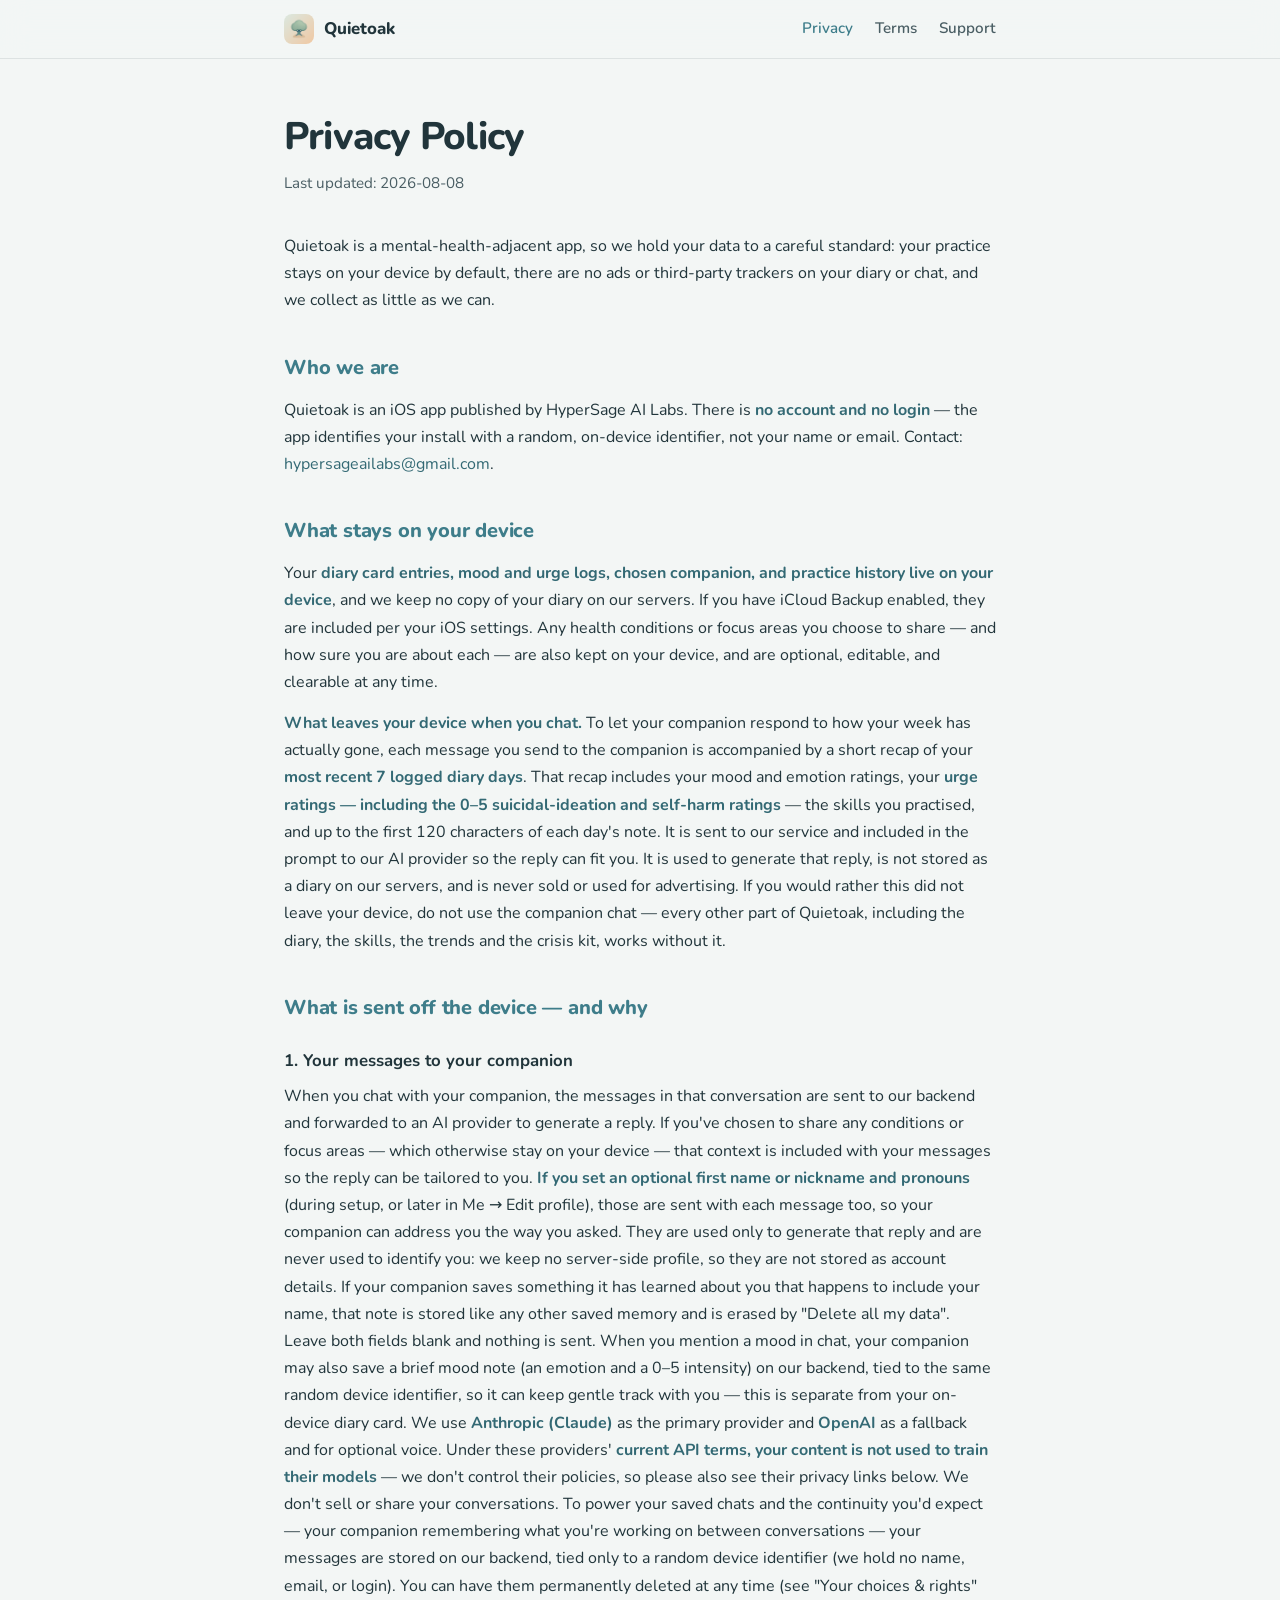
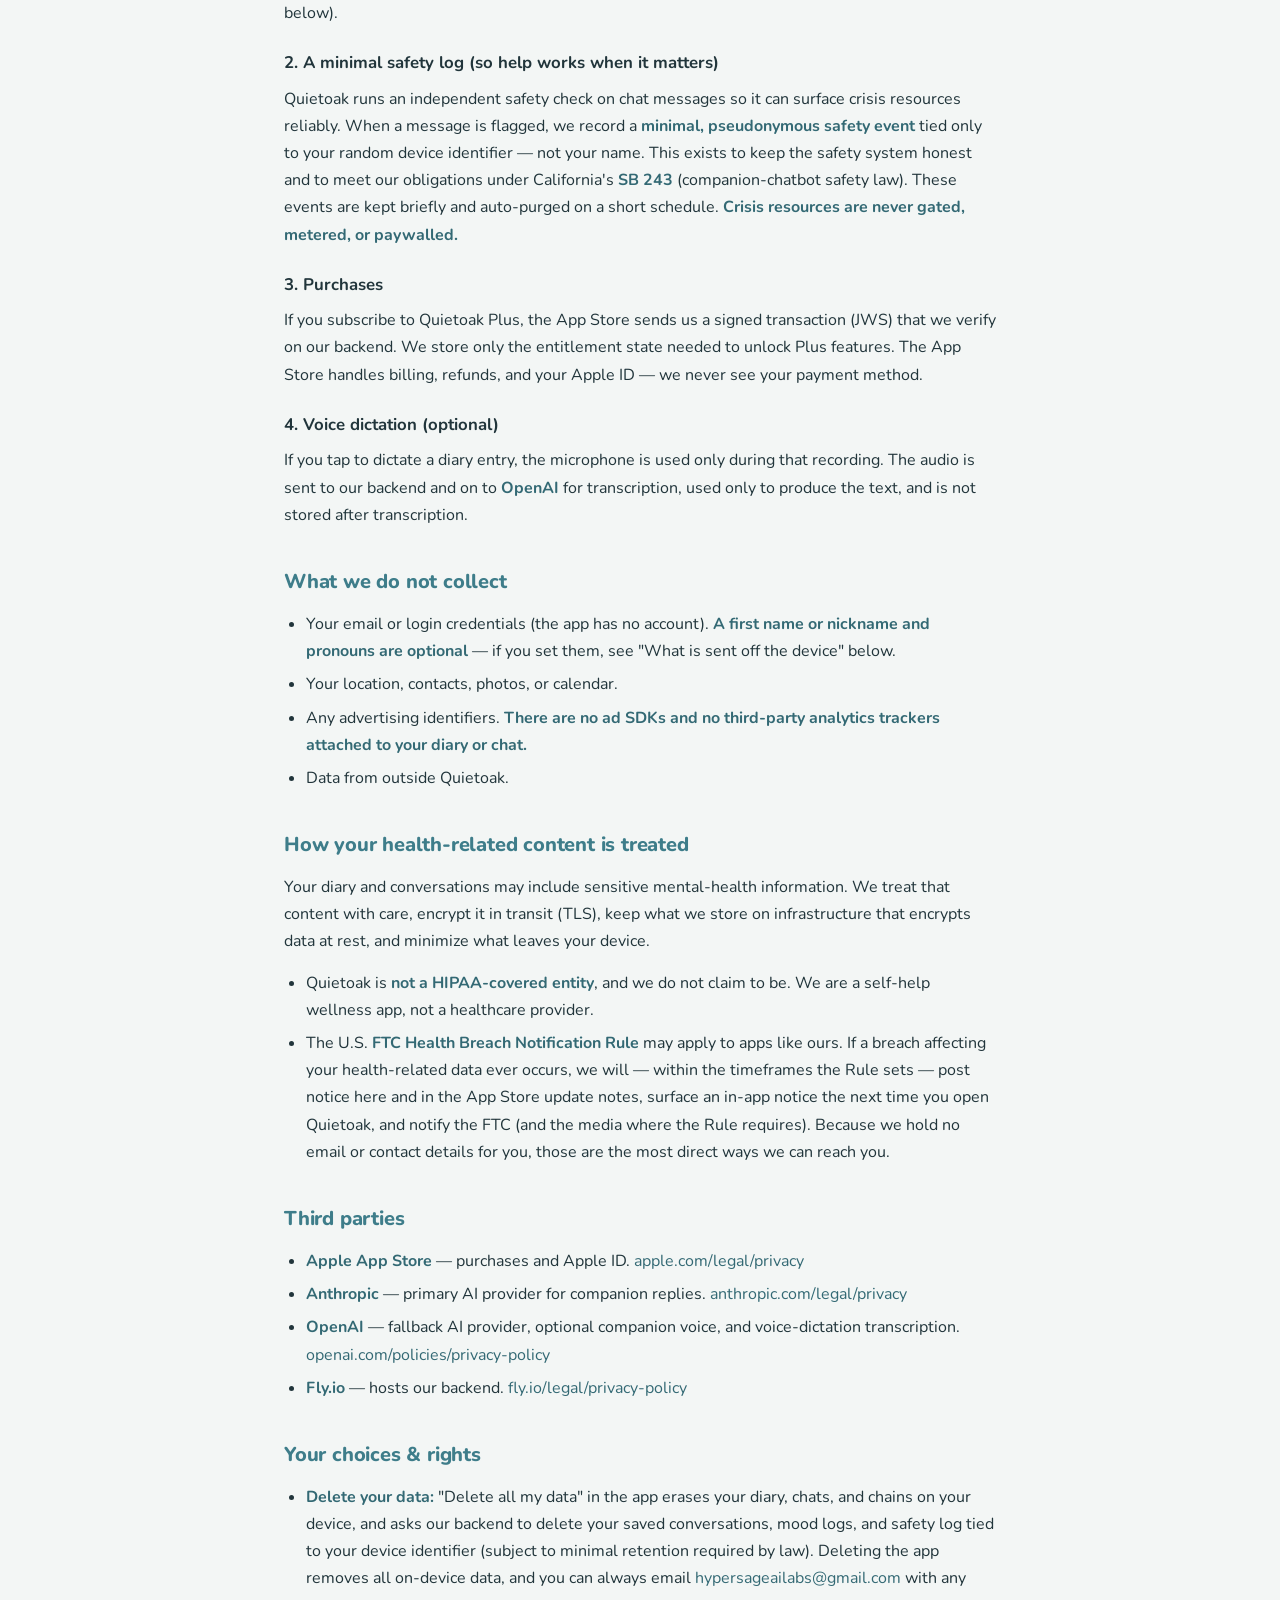
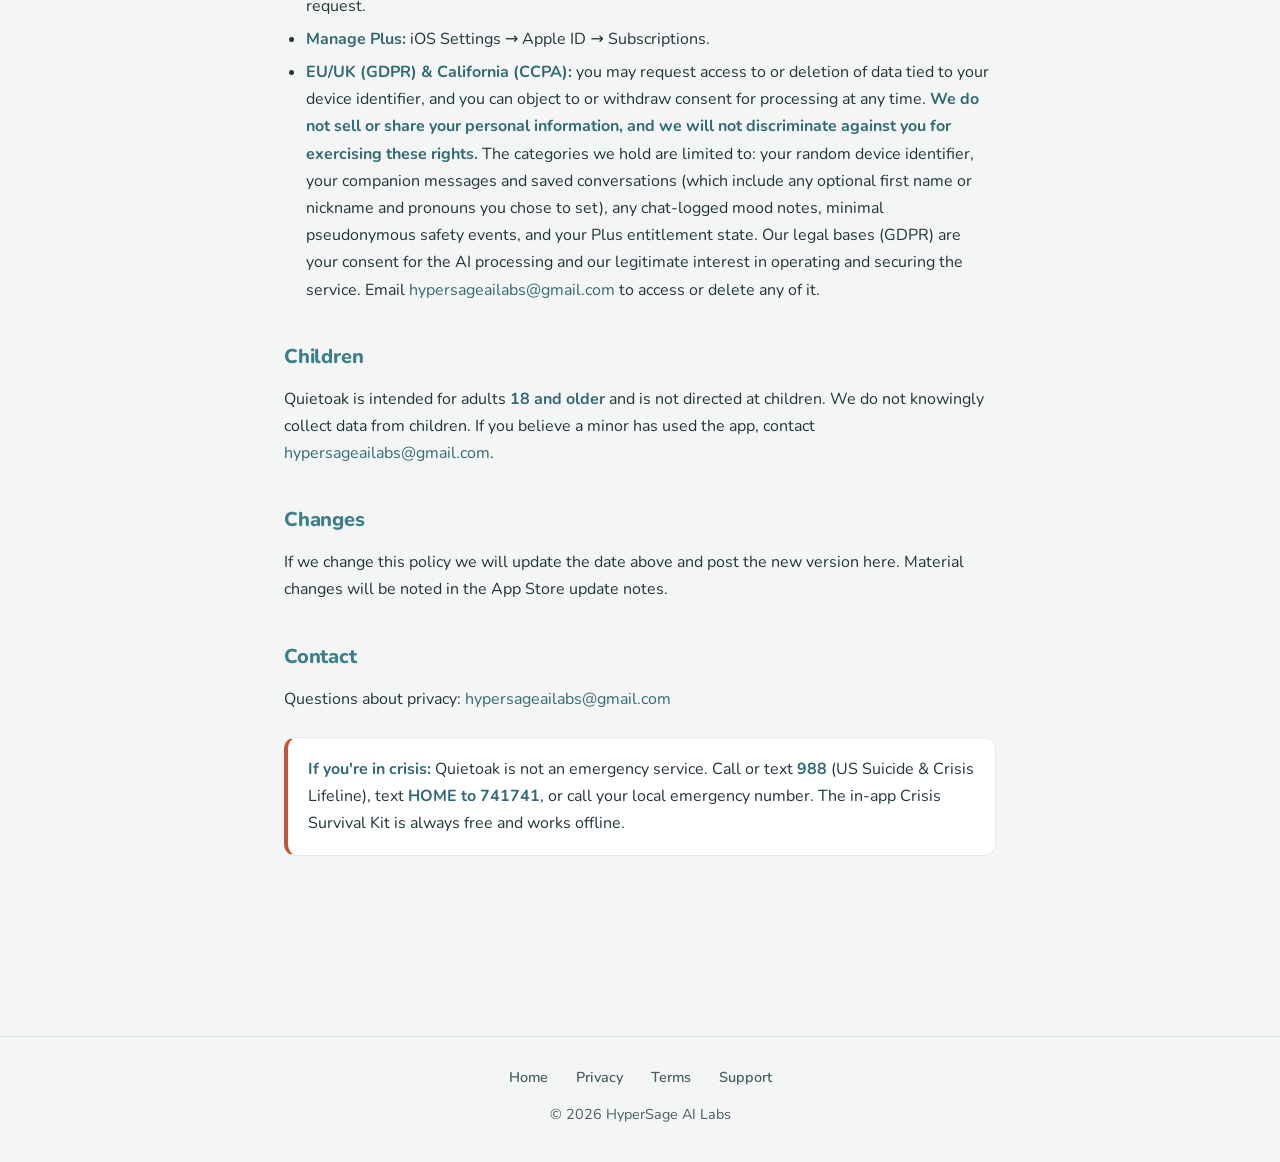
<file: privacy.html>
<!DOCTYPE html>
<html lang="en">
<head>
  <meta charset="UTF-8">
  <meta name="viewport" content="width=device-width, initial-scale=1.0">
  <title>Privacy Policy — Quietoak</title>
  <meta name="description" content="How Quietoak handles your data — what stays on your device, what's sent to generate companion replies, and how your mental-health content is protected.">
  <link rel="canonical" href="https://drvanus.github.io/quietoak-site/privacy.html">
  <meta property="og:type" content="website">
  <meta property="og:title" content="Privacy Policy — Quietoak">
  <meta property="og:description" content="How Quietoak handles your data — what stays on your device, what's sent to generate companion replies, and how your mental-health content is protected.">
  <meta property="og:url" content="https://drvanus.github.io/quietoak-site/privacy.html">
  <meta property="og:site_name" content="Quietoak">
  <meta property="og:image" content="https://drvanus.github.io/quietoak-site/og-image.png?v=20260804e">
  <meta property="og:image:width" content="1200">
  <meta property="og:image:height" content="630">
  <meta name="twitter:card" content="summary_large_image">
  <meta name="twitter:image" content="https://drvanus.github.io/quietoak-site/og-image.png?v=20260804e">
  <link rel="icon" type="image/png" href="quietoak-icon.png">
  <link rel="apple-touch-icon" href="quietoak-icon.png">
  <link rel="preconnect" href="https://fonts.googleapis.com">
  <link rel="preconnect" href="https://fonts.gstatic.com" crossorigin>
  <link href="https://fonts.googleapis.com/css2?family=Nunito:wght@400;600;700;800&display=swap" rel="stylesheet">
  <link rel="stylesheet" href="legal.css">
</head>
<body>

  <nav class="legal-nav">
    <div class="container">
      <a href="index.html" class="brand">
        <img src="quietoak-icon.png" alt="Quietoak">
        Quietoak
      </a>
      <div class="links">
        <a href="privacy.html" class="active">Privacy</a>
        <a href="terms.html">Terms</a>
        <a href="support.html">Support</a>
      </div>
    </div>
  </nav>

  <main class="legal">
    <h1>Privacy Policy</h1>
    <p class="updated">Last updated: 2026-08-08</p>

    <p>Quietoak is a mental-health-adjacent app, so we hold your data to a careful standard: your practice stays on your device by default, there are no ads or third-party trackers on your diary or chat, and we collect as little as we can.</p>

    <h2>Who we are</h2>
    <p>Quietoak is an iOS app published by HyperSage AI Labs. There is <strong>no account and no login</strong> — the app identifies your install with a random, on-device identifier, not your name or email. Contact: <a href="mailto:hypersageailabs@gmail.com">hypersageailabs@gmail.com</a>.</p>

    <h2>What stays on your device</h2>
    <p>Your <strong>diary card entries, mood and urge logs, chosen companion, and practice history live on your device</strong>, and we keep no copy of your diary on our servers. If you have iCloud Backup enabled, they are included per your iOS settings. Any health conditions or focus areas you choose to share — and how sure you are about each — are also kept on your device, and are optional, editable, and clearable at any time.</p>

    <p><strong>What leaves your device when you chat.</strong> To let your companion respond to how your week has actually gone, each message you send to the companion is accompanied by a short recap of your <strong>most recent 7 logged diary days</strong>. That recap includes your mood and emotion ratings, your <strong>urge ratings — including the 0–5 suicidal-ideation and self-harm ratings</strong> — the skills you practised, and up to the first 120 characters of each day's note. It is sent to our service and included in the prompt to our AI provider so the reply can fit you. It is used to generate that reply, is not stored as a diary on our servers, and is never sold or used for advertising. If you would rather this did not leave your device, do not use the companion chat — every other part of Quietoak, including the diary, the skills, the trends and the crisis kit, works without it.</p>

    <h2>What is sent off the device — and why</h2>

    <h3>1. Your messages to your companion</h3>
    <p>When you chat with your companion, the messages in that conversation are sent to our backend and forwarded to an AI provider to generate a reply. If you've chosen to share any conditions or focus areas — which otherwise stay on your device — that context is included with your messages so the reply can be tailored to you. <strong>If you set an optional first name or nickname and pronouns</strong> (during setup, or later in Me → Edit profile), those are sent with each message too, so your companion can address you the way you asked. They are used only to generate that reply and are never used to identify you: we keep no server-side profile, so they are not stored as account details. If your companion saves something it has learned about you that happens to include your name, that note is stored like any other saved memory and is erased by "Delete all my data". Leave both fields blank and nothing is sent. When you mention a mood in chat, your companion may also save a brief mood note (an emotion and a 0–5 intensity) on our backend, tied to the same random device identifier, so it can keep gentle track with you — this is separate from your on-device diary card. We use <strong>Anthropic (Claude)</strong> as the primary provider and <strong>OpenAI</strong> as a fallback and for optional voice. Under these providers' <strong>current API terms, your content is not used to train their models</strong> — we don't control their policies, so please also see their privacy links below. We don't sell or share your conversations. To power your saved chats and the continuity you'd expect — your companion remembering what you're working on between conversations — your messages are stored on our backend, tied only to a random device identifier (we hold no name, email, or login). You can have them permanently deleted at any time (see "Your choices &amp; rights" below).</p>

    <h3>2. A minimal safety log (so help works when it matters)</h3>
    <p>Quietoak runs an independent safety check on chat messages so it can surface crisis resources reliably. When a message is flagged, we record a <strong>minimal, pseudonymous safety event</strong> tied only to your random device identifier — not your name. This exists to keep the safety system honest and to meet our obligations under California's <strong>SB 243</strong> (companion-chatbot safety law). These events are kept briefly and auto-purged on a short schedule. <strong>Crisis resources are never gated, metered, or paywalled.</strong></p>

    <h3>3. Purchases</h3>
    <p>If you subscribe to Quietoak Plus, the App Store sends us a signed transaction (JWS) that we verify on our backend. We store only the entitlement state needed to unlock Plus features. The App Store handles billing, refunds, and your Apple ID — we never see your payment method.</p>

    <h3>4. Voice dictation (optional)</h3>
    <p>If you tap to dictate a diary entry, the microphone is used only during that recording. The audio is sent to our backend and on to <strong>OpenAI</strong> for transcription, used only to produce the text, and is not stored after transcription.</p>

    <h2>What we do not collect</h2>
    <ul>
      <li>Your email or login credentials (the app has no account). <strong>A first name or nickname and pronouns are optional</strong> — if you set them, see "What is sent off the device" below.</li>
      <li>Your location, contacts, photos, or calendar.</li>
      <li>Any advertising identifiers. <strong>There are no ad SDKs and no third-party analytics trackers attached to your diary or chat.</strong></li>
      <li>Data from outside Quietoak.</li>
    </ul>

    <h2>How your health-related content is treated</h2>
    <p>Your diary and conversations may include sensitive mental-health information. We treat that content with care, encrypt it in transit (TLS), keep what we store on infrastructure that encrypts data at rest, and minimize what leaves your device.</p>
    <ul>
      <li>Quietoak is <strong>not a HIPAA-covered entity</strong>, and we do not claim to be. We are a self-help wellness app, not a healthcare provider.</li>
      <li>The U.S. <strong>FTC Health Breach Notification Rule</strong> may apply to apps like ours. If a breach affecting your health-related data ever occurs, we will — within the timeframes the Rule sets — post notice here and in the App Store update notes, surface an in-app notice the next time you open Quietoak, and notify the FTC (and the media where the Rule requires). Because we hold no email or contact details for you, those are the most direct ways we can reach you.</li>
    </ul>

    <h2>Third parties</h2>
    <ul>
      <li><strong>Apple App Store</strong> — purchases and Apple ID. <a href="https://www.apple.com/legal/privacy/en-ww/" rel="noopener">apple.com/legal/privacy</a></li>
      <li><strong>Anthropic</strong> — primary AI provider for companion replies. <a href="https://www.anthropic.com/legal/privacy" rel="noopener">anthropic.com/legal/privacy</a></li>
      <li><strong>OpenAI</strong> — fallback AI provider, optional companion voice, and voice-dictation transcription. <a href="https://openai.com/policies/privacy-policy" rel="noopener">openai.com/policies/privacy-policy</a></li>
      <li><strong>Fly.io</strong> — hosts our backend. <a href="https://fly.io/legal/privacy-policy" rel="noopener">fly.io/legal/privacy-policy</a></li>
    </ul>

    <h2>Your choices &amp; rights</h2>
    <ul>
      <li><strong>Delete your data:</strong> "Delete all my data" in the app erases your diary, chats, and chains on your device, and asks our backend to delete your saved conversations, mood logs, and safety log tied to your device identifier (subject to minimal retention required by law). Deleting the app removes all on-device data, and you can always email <a href="mailto:hypersageailabs@gmail.com">hypersageailabs@gmail.com</a> with any request.</li>
      <li><strong>Manage Plus:</strong> iOS Settings → Apple ID → Subscriptions.</li>
      <li><strong>EU/UK (GDPR) &amp; California (CCPA):</strong> you may request access to or deletion of data tied to your device identifier, and you can object to or withdraw consent for processing at any time. <strong>We do not sell or share your personal information, and we will not discriminate against you for exercising these rights.</strong> The categories we hold are limited to: your random device identifier, your companion messages and saved conversations (which include any optional first name or nickname and pronouns you chose to set), any chat-logged mood notes, minimal pseudonymous safety events, and your Plus entitlement state. Our legal bases (GDPR) are your consent for the AI processing and our legitimate interest in operating and securing the service. Email <a href="mailto:hypersageailabs@gmail.com">hypersageailabs@gmail.com</a> to access or delete any of it.</li>
    </ul>

    <h2>Children</h2>
    <p>Quietoak is intended for adults <strong>18 and older</strong> and is not directed at children. We do not knowingly collect data from children. If you believe a minor has used the app, contact <a href="mailto:hypersageailabs@gmail.com">hypersageailabs@gmail.com</a>.</p>

    <h2>Changes</h2>
    <p>If we change this policy we will update the date above and post the new version here. Material changes will be noted in the App Store update notes.</p>

    <h2>Contact</h2>
    <p>Questions about privacy: <a href="mailto:hypersageailabs@gmail.com">hypersageailabs@gmail.com</a></p>

    <div class="crisis-note">
      <strong>If you're in crisis:</strong> Quietoak is not an emergency service. Call or text <strong>988</strong> (US Suicide &amp; Crisis Lifeline), text <strong>HOME to 741741</strong>, or call your local emergency number. The in-app Crisis Survival Kit is always free and works offline.
    </div>
  </main>

  <footer class="legal-footer">
    <a href="index.html">Home</a>
    <a href="privacy.html">Privacy</a>
    <a href="terms.html">Terms</a>
    <a href="support.html">Support</a>
    <div style="margin-top: 12px;">© 2026 HyperSage AI Labs</div>
  </footer>

</body>
</html>
</file>
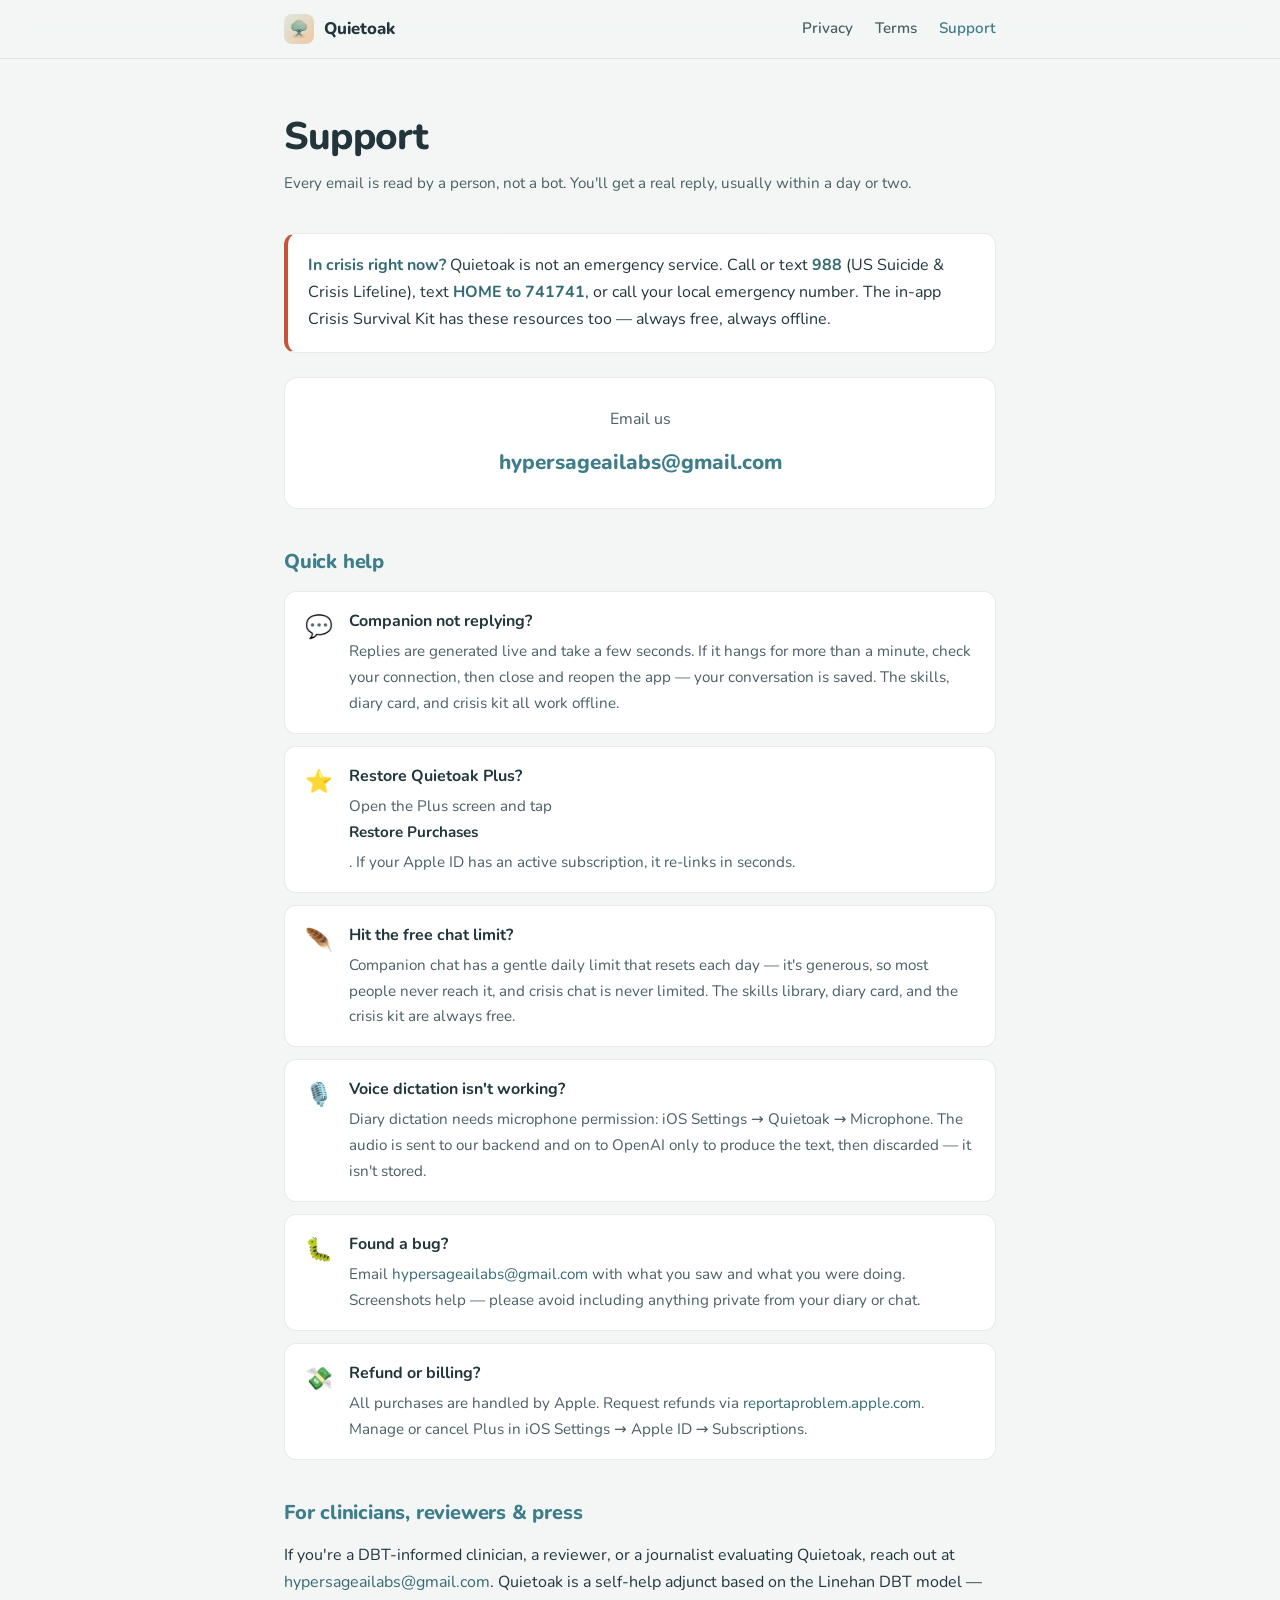
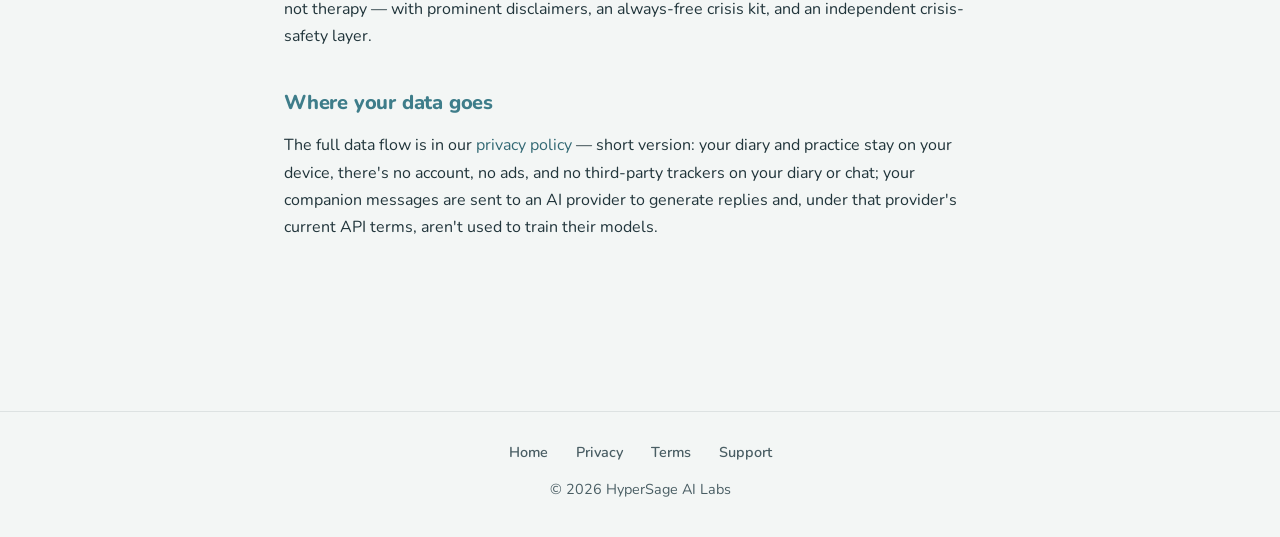
<file: support.html>
<!DOCTYPE html>
<html lang="en">
<head>
  <meta charset="UTF-8">
  <meta name="viewport" content="width=device-width, initial-scale=1.0">
  <title>Support — Quietoak</title>
  <meta name="description" content="Need help with Quietoak? Email hypersageailabs@gmail.com. Crisis resources are always free and listed here too.">
  <link rel="canonical" href="https://drvanus.github.io/quietoak-site/support.html">
  <meta property="og:type" content="website">
  <meta property="og:title" content="Support — Quietoak">
  <meta property="og:description" content="Need help with Quietoak? Email hypersageailabs@gmail.com. Crisis resources are always free and listed here too.">
  <meta property="og:url" content="https://drvanus.github.io/quietoak-site/support.html">
  <meta property="og:site_name" content="Quietoak">
  <meta property="og:image" content="https://drvanus.github.io/quietoak-site/og-image.png?v=20260804e">
  <meta property="og:image:width" content="1200">
  <meta property="og:image:height" content="630">
  <meta name="twitter:card" content="summary_large_image">
  <meta name="twitter:image" content="https://drvanus.github.io/quietoak-site/og-image.png?v=20260804e">
  <link rel="icon" type="image/png" href="quietoak-icon.png">
  <link rel="apple-touch-icon" href="quietoak-icon.png">
  <link rel="preconnect" href="https://fonts.googleapis.com">
  <link rel="preconnect" href="https://fonts.gstatic.com" crossorigin>
  <link href="https://fonts.googleapis.com/css2?family=Nunito:wght@400;600;700;800&display=swap" rel="stylesheet">
  <link rel="stylesheet" href="legal.css">
  <style>
    .contact-card {
      background: var(--surface); border: 1px solid var(--border);
      border-radius: 14px; padding: 28px; margin-bottom: 32px; text-align: center;
    }
    .contact-card .email-link { display: inline-block; font-size: 1.3rem; font-weight: 800; color: var(--primary); margin-top: 8px; }
    .help-grid { display: grid; grid-template-columns: 1fr; gap: 12px; margin-bottom: 32px; }
    .help-row {
      display: flex; gap: 14px; align-items: flex-start;
      padding: 16px 18px; border: 1px solid var(--border);
      border-radius: 12px; background: var(--surface);
    }
    .help-row .glyph { font-size: 1.4rem; flex: 0 0 32px; text-align: center; }
    .help-row .body { flex: 1; }
    .help-row .body strong { display: block; margin-bottom: 4px; color: var(--fg); }
    .help-row .body p { color: var(--muted-fg); font-size: 0.95rem; margin-bottom: 0; }
  </style>
</head>
<body>

  <nav class="legal-nav">
    <div class="container">
      <a href="index.html" class="brand">
        <img src="quietoak-icon.png" alt="Quietoak">
        Quietoak
      </a>
      <div class="links">
        <a href="privacy.html">Privacy</a>
        <a href="terms.html">Terms</a>
        <a href="support.html" class="active">Support</a>
      </div>
    </div>
  </nav>

  <main class="legal">
    <h1>Support</h1>
    <p class="updated">Every email is read by a person, not a bot. You'll get a real reply, usually within a day or two.</p>

    <div class="crisis-note">
      <strong>In crisis right now?</strong> Quietoak is not an emergency service. Call or text <strong>988</strong> (US Suicide &amp; Crisis Lifeline), text <strong>HOME to 741741</strong>, or call your local emergency number. The in-app Crisis Survival Kit has these resources too — always free, always offline.
    </div>

    <div class="contact-card">
      <p style="color: var(--muted-fg); margin-bottom: 4px;">Email us</p>
      <a href="mailto:hypersageailabs@gmail.com" class="email-link">hypersageailabs@gmail.com</a>
    </div>

    <h2>Quick help</h2>

    <div class="help-grid">
      <div class="help-row">
        <div class="glyph">💬</div>
        <div class="body">
          <strong>Companion not replying?</strong>
          <p>Replies are generated live and take a few seconds. If it hangs for more than a minute, check your connection, then close and reopen the app — your conversation is saved. The skills, diary card, and crisis kit all work offline.</p>
        </div>
      </div>
      <div class="help-row">
        <div class="glyph">⭐</div>
        <div class="body">
          <strong>Restore Quietoak Plus?</strong>
          <p>Open the Plus screen and tap <strong>Restore Purchases</strong>. If your Apple ID has an active subscription, it re-links in seconds.</p>
        </div>
      </div>
      <div class="help-row">
        <div class="glyph">🪶</div>
        <div class="body">
          <strong>Hit the free chat limit?</strong>
          <p>Companion chat has a gentle daily limit that resets each day — it's generous, so most people never reach it, and crisis chat is never limited. The skills library, diary card, and the crisis kit are always free.</p>
        </div>
      </div>
      <div class="help-row">
        <div class="glyph">🎙️</div>
        <div class="body">
          <strong>Voice dictation isn't working?</strong>
          <p>Diary dictation needs microphone permission: iOS Settings → Quietoak → Microphone. The audio is sent to our backend and on to OpenAI only to produce the text, then discarded — it isn't stored.</p>
        </div>
      </div>
      <div class="help-row">
        <div class="glyph">🐛</div>
        <div class="body">
          <strong>Found a bug?</strong>
          <p>Email <a href="mailto:hypersageailabs@gmail.com?subject=Bug%20report">hypersageailabs@gmail.com</a> with what you saw and what you were doing. Screenshots help — please avoid including anything private from your diary or chat.</p>
        </div>
      </div>
      <div class="help-row">
        <div class="glyph">💸</div>
        <div class="body">
          <strong>Refund or billing?</strong>
          <p>All purchases are handled by Apple. Request refunds via <a href="https://reportaproblem.apple.com/" rel="noopener">reportaproblem.apple.com</a>. Manage or cancel Plus in iOS Settings → Apple ID → Subscriptions.</p>
        </div>
      </div>
    </div>

    <h2>For clinicians, reviewers &amp; press</h2>
    <p>If you're a DBT-informed clinician, a reviewer, or a journalist evaluating Quietoak, reach out at <a href="mailto:hypersageailabs@gmail.com?subject=Review%20request">hypersageailabs@gmail.com</a>. Quietoak is a self-help adjunct based on the Linehan DBT model — not therapy — with prominent disclaimers, an always-free crisis kit, and an independent crisis-safety layer.</p>

    <h2>Where your data goes</h2>
    <p>The full data flow is in our <a href="privacy.html">privacy policy</a> — short version: your diary and practice stay on your device, there's no account, no ads, and no third-party trackers on your diary or chat; your companion messages are sent to an AI provider to generate replies and, under that provider's current API terms, aren't used to train their models.</p>
  </main>

  <footer class="legal-footer">
    <a href="index.html">Home</a>
    <a href="privacy.html">Privacy</a>
    <a href="terms.html">Terms</a>
    <a href="support.html">Support</a>
    <div style="margin-top: 12px;">© 2026 HyperSage AI Labs</div>
  </footer>

</body>
</html>
</file>
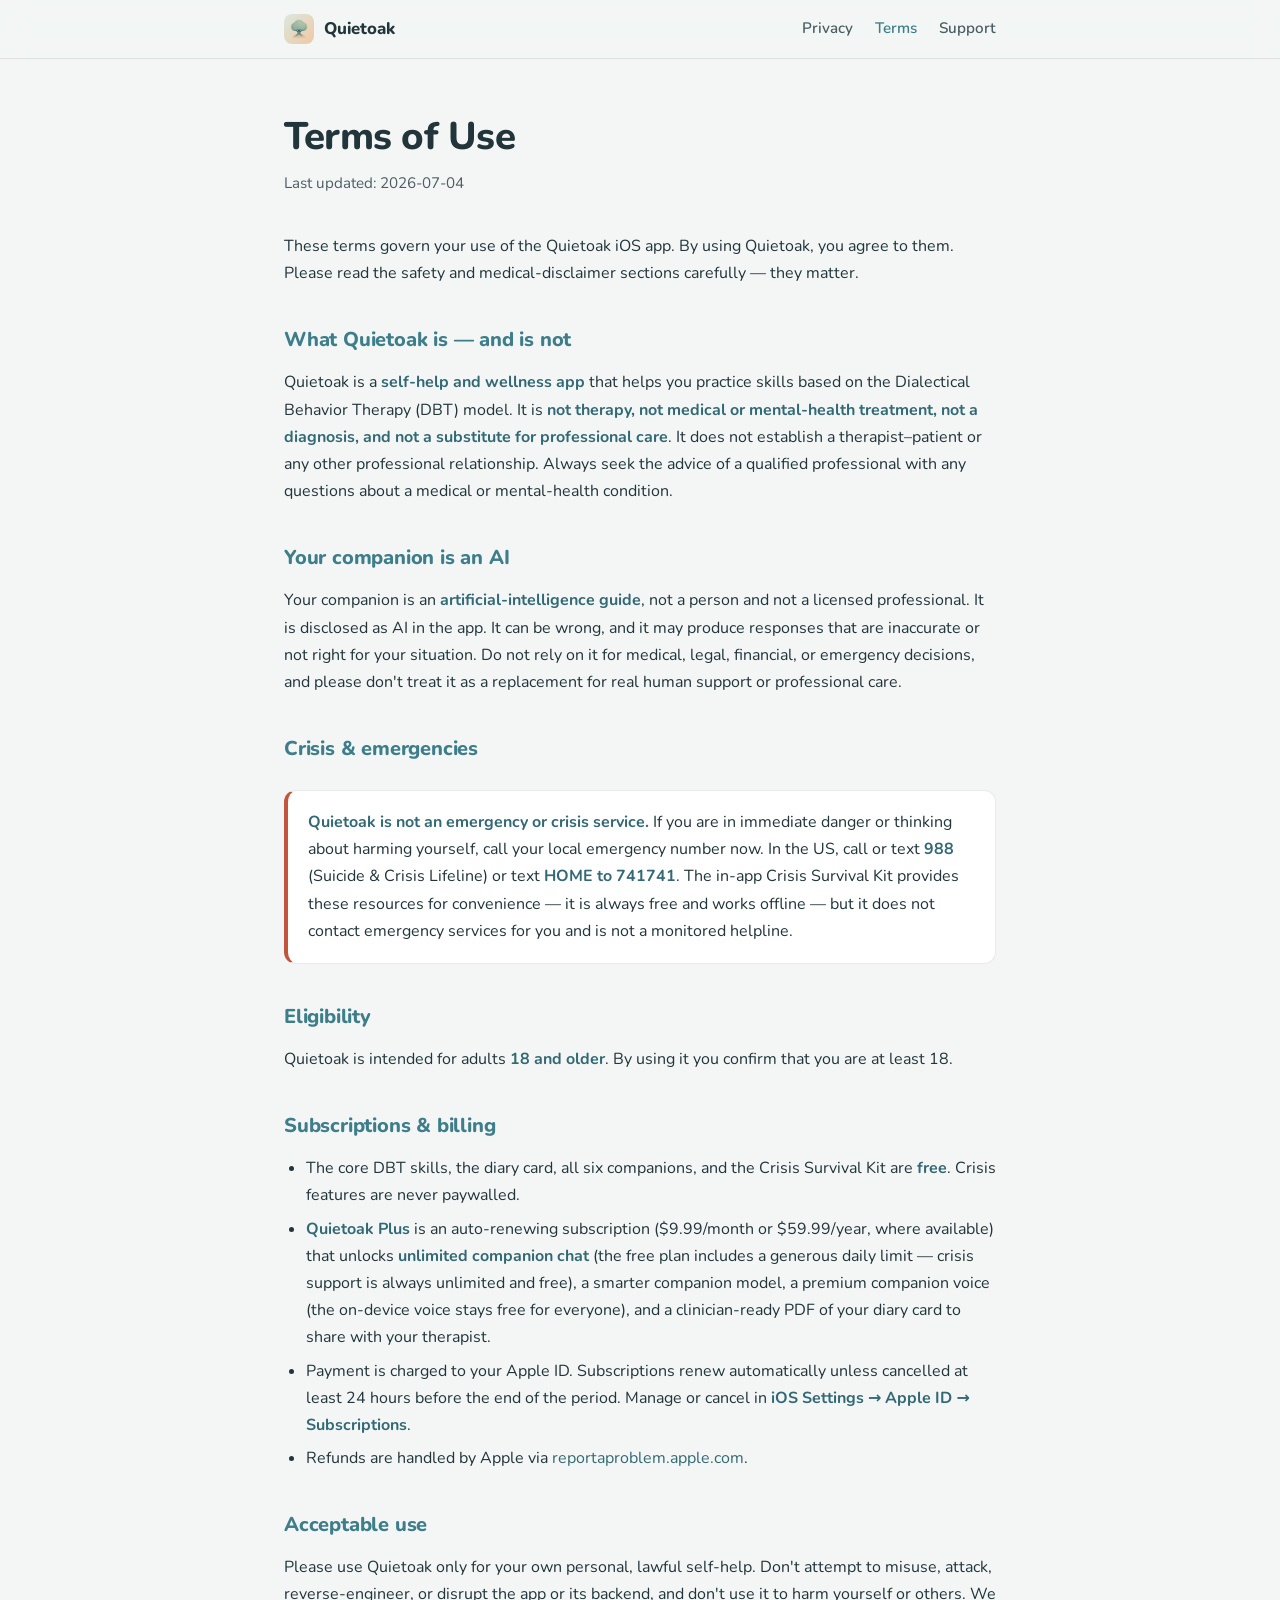
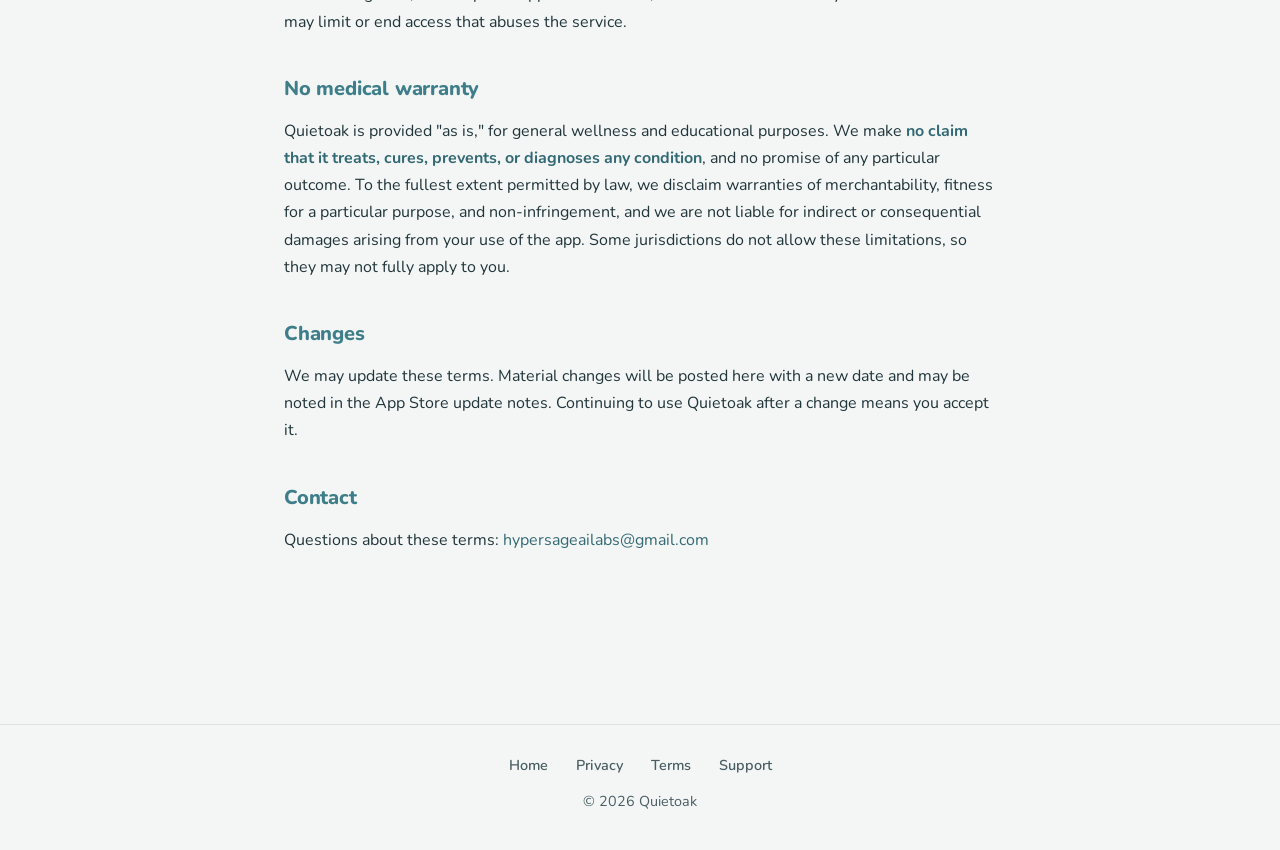
<file: terms.html>
<!DOCTYPE html>
<html lang="en">
<head>
  <meta charset="UTF-8">
  <meta name="viewport" content="width=device-width, initial-scale=1.0">
  <title>Terms of Use — Quietoak</title>
  <meta name="description" content="The terms for using Quietoak — a self-help DBT skills app. Not therapy, not a crisis service; your companion is an AI guide. 18+.">
  <link rel="canonical" href="https://drvanus.github.io/quietoak-site/terms.html">
  <meta property="og:type" content="website">
  <meta property="og:title" content="Terms of Use — Quietoak">
  <meta property="og:description" content="The terms for using Quietoak — a self-help DBT skills app. Not therapy, not a crisis service; your companion is an AI guide. 18+.">
  <meta property="og:url" content="https://drvanus.github.io/quietoak-site/terms.html">
  <meta property="og:site_name" content="Quietoak">
  <meta property="og:image" content="https://drvanus.github.io/quietoak-site/og-image.png?v=20260804e">
  <meta property="og:image:width" content="1200">
  <meta property="og:image:height" content="630">
  <meta name="twitter:card" content="summary_large_image">
  <meta name="twitter:image" content="https://drvanus.github.io/quietoak-site/og-image.png?v=20260804e">
  <link rel="icon" type="image/png" href="quietoak-icon.png">
  <link rel="apple-touch-icon" href="quietoak-icon.png">
  <link rel="preconnect" href="https://fonts.googleapis.com">
  <link rel="preconnect" href="https://fonts.gstatic.com" crossorigin>
  <link href="https://fonts.googleapis.com/css2?family=Nunito:wght@400;600;700;800&display=swap" rel="stylesheet">
  <link rel="stylesheet" href="legal.css">
</head>
<body>

  <nav class="legal-nav">
    <div class="container">
      <a href="index.html" class="brand">
        <img src="quietoak-icon.png" alt="Quietoak">
        Quietoak
      </a>
      <div class="links">
        <a href="privacy.html">Privacy</a>
        <a href="terms.html" class="active">Terms</a>
        <a href="support.html">Support</a>
      </div>
    </div>
  </nav>

  <main class="legal">
    <h1>Terms of Use</h1>
    <p class="updated">Last updated: 2026-07-04</p>

    <p>These terms govern your use of the Quietoak iOS app. By using Quietoak, you agree to them. Please read the safety and medical-disclaimer sections carefully — they matter.</p>

    <h2>What Quietoak is — and is not</h2>
    <p>Quietoak is a <strong>self-help and wellness app</strong> that helps you practice skills based on the Dialectical Behavior Therapy (DBT) model. It is <strong>not therapy, not medical or mental-health treatment, not a diagnosis, and not a substitute for professional care</strong>. It does not establish a therapist–patient or any other professional relationship. Always seek the advice of a qualified professional with any questions about a medical or mental-health condition.</p>

    <h2>Your companion is an AI</h2>
    <p>Your companion is an <strong>artificial-intelligence guide</strong>, not a person and not a licensed professional. It is disclosed as AI in the app. It can be wrong, and it may produce responses that are inaccurate or not right for your situation. Do not rely on it for medical, legal, financial, or emergency decisions, and please don't treat it as a replacement for real human support or professional care.</p>

    <h2>Crisis &amp; emergencies</h2>
    <div class="crisis-note">
      <strong>Quietoak is not an emergency or crisis service.</strong> If you are in immediate danger or thinking about harming yourself, call your local emergency number now. In the US, call or text <strong>988</strong> (Suicide &amp; Crisis Lifeline) or text <strong>HOME to 741741</strong>. The in-app Crisis Survival Kit provides these resources for convenience — it is always free and works offline — but it does not contact emergency services for you and is not a monitored helpline.
    </div>

    <h2>Eligibility</h2>
    <p>Quietoak is intended for adults <strong>18 and older</strong>. By using it you confirm that you are at least 18.</p>

    <h2>Subscriptions &amp; billing</h2>
    <ul>
      <li>The core DBT skills, the diary card, all six companions, and the Crisis Survival Kit are <strong>free</strong>. Crisis features are never paywalled.</li>
      <li><strong>Quietoak Plus</strong> is an auto-renewing subscription ($9.99/month or $59.99/year, where available) that unlocks <strong>unlimited companion chat</strong> (the free plan includes a generous daily limit — crisis support is always unlimited and free), a smarter companion model, a premium companion voice (the on-device voice stays free for everyone), and a clinician-ready PDF of your diary card to share with your therapist.</li>
      <li>Payment is charged to your Apple ID. Subscriptions renew automatically unless cancelled at least 24 hours before the end of the period. Manage or cancel in <strong>iOS Settings → Apple ID → Subscriptions</strong>.</li>
      <li>Refunds are handled by Apple via <a href="https://reportaproblem.apple.com/" rel="noopener">reportaproblem.apple.com</a>.</li>
    </ul>

    <h2>Acceptable use</h2>
    <p>Please use Quietoak only for your own personal, lawful self-help. Don't attempt to misuse, attack, reverse-engineer, or disrupt the app or its backend, and don't use it to harm yourself or others. We may limit or end access that abuses the service.</p>

    <h2>No medical warranty</h2>
    <p>Quietoak is provided "as is," for general wellness and educational purposes. We make <strong>no claim that it treats, cures, prevents, or diagnoses any condition</strong>, and no promise of any particular outcome. To the fullest extent permitted by law, we disclaim warranties of merchantability, fitness for a particular purpose, and non-infringement, and we are not liable for indirect or consequential damages arising from your use of the app. Some jurisdictions do not allow these limitations, so they may not fully apply to you.</p>

    <h2>Changes</h2>
    <p>We may update these terms. Material changes will be posted here with a new date and may be noted in the App Store update notes. Continuing to use Quietoak after a change means you accept it.</p>

    <h2>Contact</h2>
    <p>Questions about these terms: <a href="mailto:hypersageailabs@gmail.com">hypersageailabs@gmail.com</a></p>
  </main>

  <footer class="legal-footer">
    <a href="index.html">Home</a>
    <a href="privacy.html">Privacy</a>
    <a href="terms.html">Terms</a>
    <a href="support.html">Support</a>
    <div style="margin-top: 12px;">© 2026 Quietoak</div>
  </footer>

</body>
</html>
</file>
<file: legal.css>
/* Shared stylesheet for /privacy, /terms, /support — keeps the brand consistent
   without duplicating the landing-page CSS. Quietoak palette: calm, warm,
   daytime light (the emotional opposite of clinical). Adapted from the
   StoryVault legal.css scaffold; palette re-keyed to Quietoak STYLE_GUIDE. */

*, *::before, *::after { margin: 0; padding: 0; box-sizing: border-box; }

:root {
  --bg: #F3F6F5;          /* mist */
  --surface: #FFFFFF;
  --card: #EAF1F0;        /* cardSoft */
  --fg: #21353B;          /* seaDeep ink */
  --muted-fg: #4A5E64;    /* muted ink (AA on mist) */
  --primary: #3E7D8A;     /* sea */
  --primary-dark: #336974;/* seaPressed */
  --sage-deep: #6F9C82;
  --crisis: #C2553B;      /* coralCalmText — crisis text only */
  --border: rgba(33,53,59,0.10);
}

html { scroll-behavior: smooth; }

body {
  font-family: 'Nunito', ui-rounded, 'SF Pro Rounded', -apple-system, BlinkMacSystemFont, 'Segoe UI', system-ui, sans-serif;
  background: var(--bg);
  color: var(--fg);
  line-height: 1.7;
  -webkit-font-smoothing: antialiased;
  -moz-osx-font-smoothing: grayscale;
}

a { color: var(--primary-dark); text-decoration: none; transition: color 0.2s; }
a:hover { color: var(--primary); }
a:focus-visible { outline: 3px solid var(--primary-dark); outline-offset: 3px; border-radius: 4px; }

/* Honor Reduce Motion — no animated anchor scroll. */
@media (prefers-reduced-motion: reduce) {
  html { scroll-behavior: auto; }
}

.container { max-width: 760px; margin: 0 auto; padding: 0 24px; }

.legal-nav {
  position: sticky; top: 0; z-index: 50;
  background: rgba(243,246,245,0.85);
  backdrop-filter: saturate(160%) blur(14px);
  -webkit-backdrop-filter: saturate(160%) blur(14px);
  border-bottom: 1px solid var(--border);
}
.legal-nav .container {
  display: flex; align-items: center; justify-content: space-between;
  padding-top: 14px; padding-bottom: 14px;
}
.legal-nav .brand {
  display: flex; align-items: center; gap: 10px;
  font-weight: 800; color: var(--fg); font-size: 1.05rem;
  letter-spacing: -0.01em;
}
.legal-nav .brand img { width: 30px; height: 30px; border-radius: 8px; }
.legal-nav .links { display: flex; gap: 22px; font-size: 0.95rem; }
.legal-nav .links a { color: var(--muted-fg); font-weight: 600; }
.legal-nav .links a:hover { color: var(--primary); }
.legal-nav .links a.active { color: var(--primary); }

/* Keep the brand + 3 links from crowding / clipping on narrow phones. */
@media (max-width: 560px) {
  .legal-nav .container { gap: 12px; }
  .legal-nav .brand { font-size: 0.95rem; gap: 8px; }
  .legal-nav .brand img { width: 26px; height: 26px; }
  .legal-nav .links { gap: 14px; font-size: 0.85rem; }
}

main.legal {
  max-width: 760px; margin: 0 auto;
  padding: 56px 24px 96px;
}
main.legal h1 {
  font-weight: 800;
  font-size: 2.4rem; line-height: 1.15;
  letter-spacing: -0.02em;
  margin-bottom: 12px;
  color: var(--fg);
}
main.legal .updated {
  color: var(--muted-fg); font-size: 0.95rem;
  margin-bottom: 36px;
}
main.legal h2 {
  font-size: 1.25rem; font-weight: 800;
  margin-top: 36px; margin-bottom: 12px;
  color: var(--primary);
  letter-spacing: -0.01em;
}
main.legal h3 {
  font-size: 1.05rem; font-weight: 700;
  margin-top: 22px; margin-bottom: 8px;
  color: var(--fg);
}
main.legal p, main.legal li { color: var(--fg); margin-bottom: 14px; }
main.legal ul { padding-left: 22px; margin-bottom: 14px; }
main.legal li { margin-bottom: 6px; }
main.legal strong { color: var(--primary-dark); font-weight: 700; }
main.legal code {
  background: var(--card); padding: 2px 6px; border-radius: 6px;
  font-size: 0.9em; color: var(--primary-dark);
}

/* Crisis callout reused across legal pages — calm, warm, never alarming. */
.crisis-note {
  background: var(--surface);
  border: 1px solid var(--border);
  border-left: 4px solid var(--crisis);
  border-radius: 12px;
  padding: 18px 20px;
  margin: 24px 0;
}
.crisis-note strong { color: var(--crisis); }

footer.legal-footer {
  border-top: 1px solid var(--border);
  margin-top: 60px;
  padding: 28px 24px 36px;
  text-align: center;
  color: var(--muted-fg); font-size: 0.9rem;
}
footer.legal-footer a { color: var(--muted-fg); margin: 0 12px; font-weight: 600; }
footer.legal-footer a:hover { color: var(--primary); }
</file>
